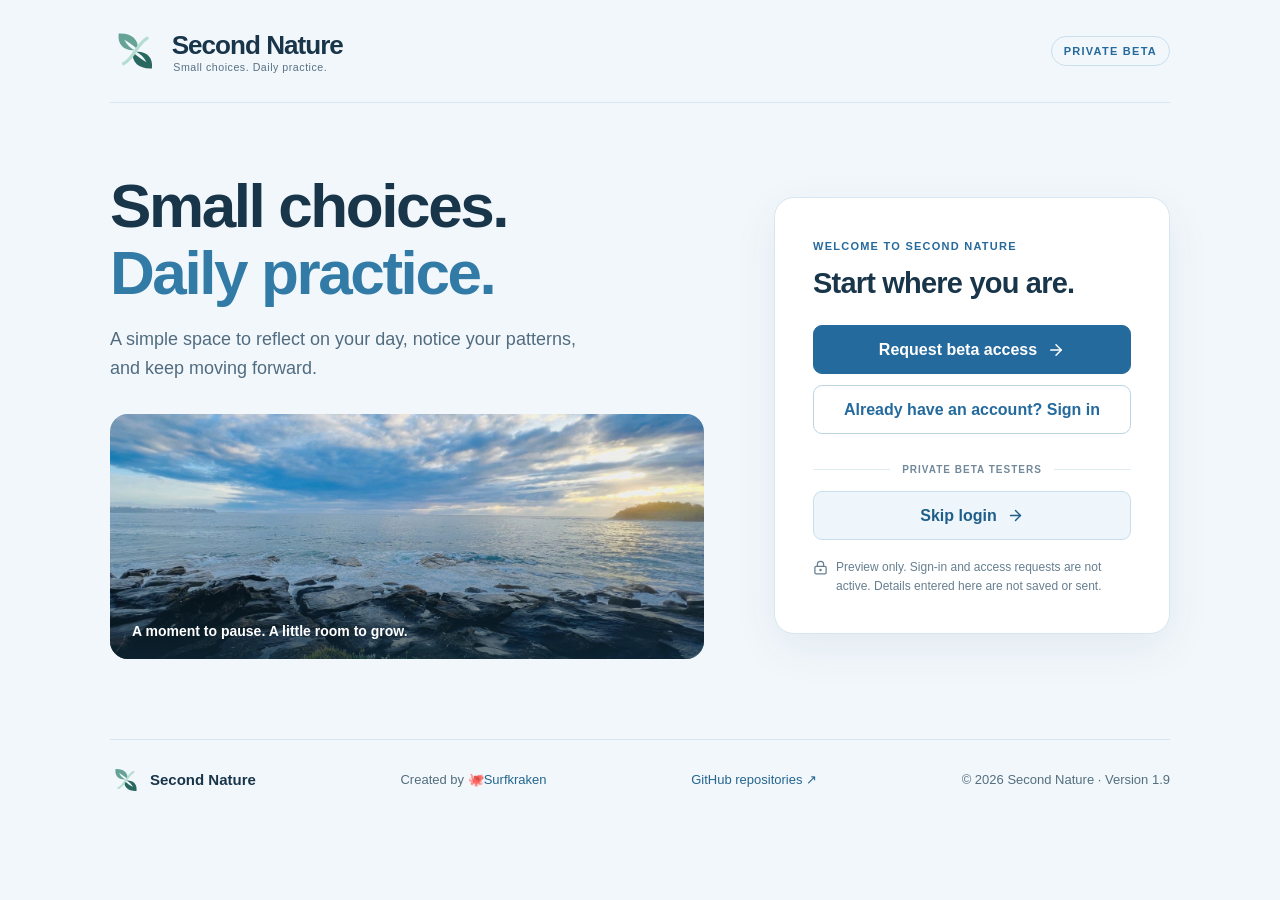
<file: recovery/index.html>
<!doctype html><html lang="en"><head><meta charset="UTF-8"><meta name="viewport" content="width=device-width,initial-scale=1,viewport-fit=cover"><meta name="robots" content="noindex,nofollow"><meta name="theme-color" content="#f2f7fb"><link rel="icon" type="image/svg+xml" href="/recovery/second-nature-mark.svg"><link rel="manifest" href="/recovery/manifest.webmanifest"><link rel="apple-touch-icon" href="/recovery/icon-192.png"><title>Second Nature</title>  <script type="module" crossorigin src="/recovery/assets/index-gate-v19.js"></script>
  <link rel="stylesheet" crossorigin href="/recovery/assets/index-DxgGrrxL.css">
</head><body><div id="root"></div></body></html>
</file>
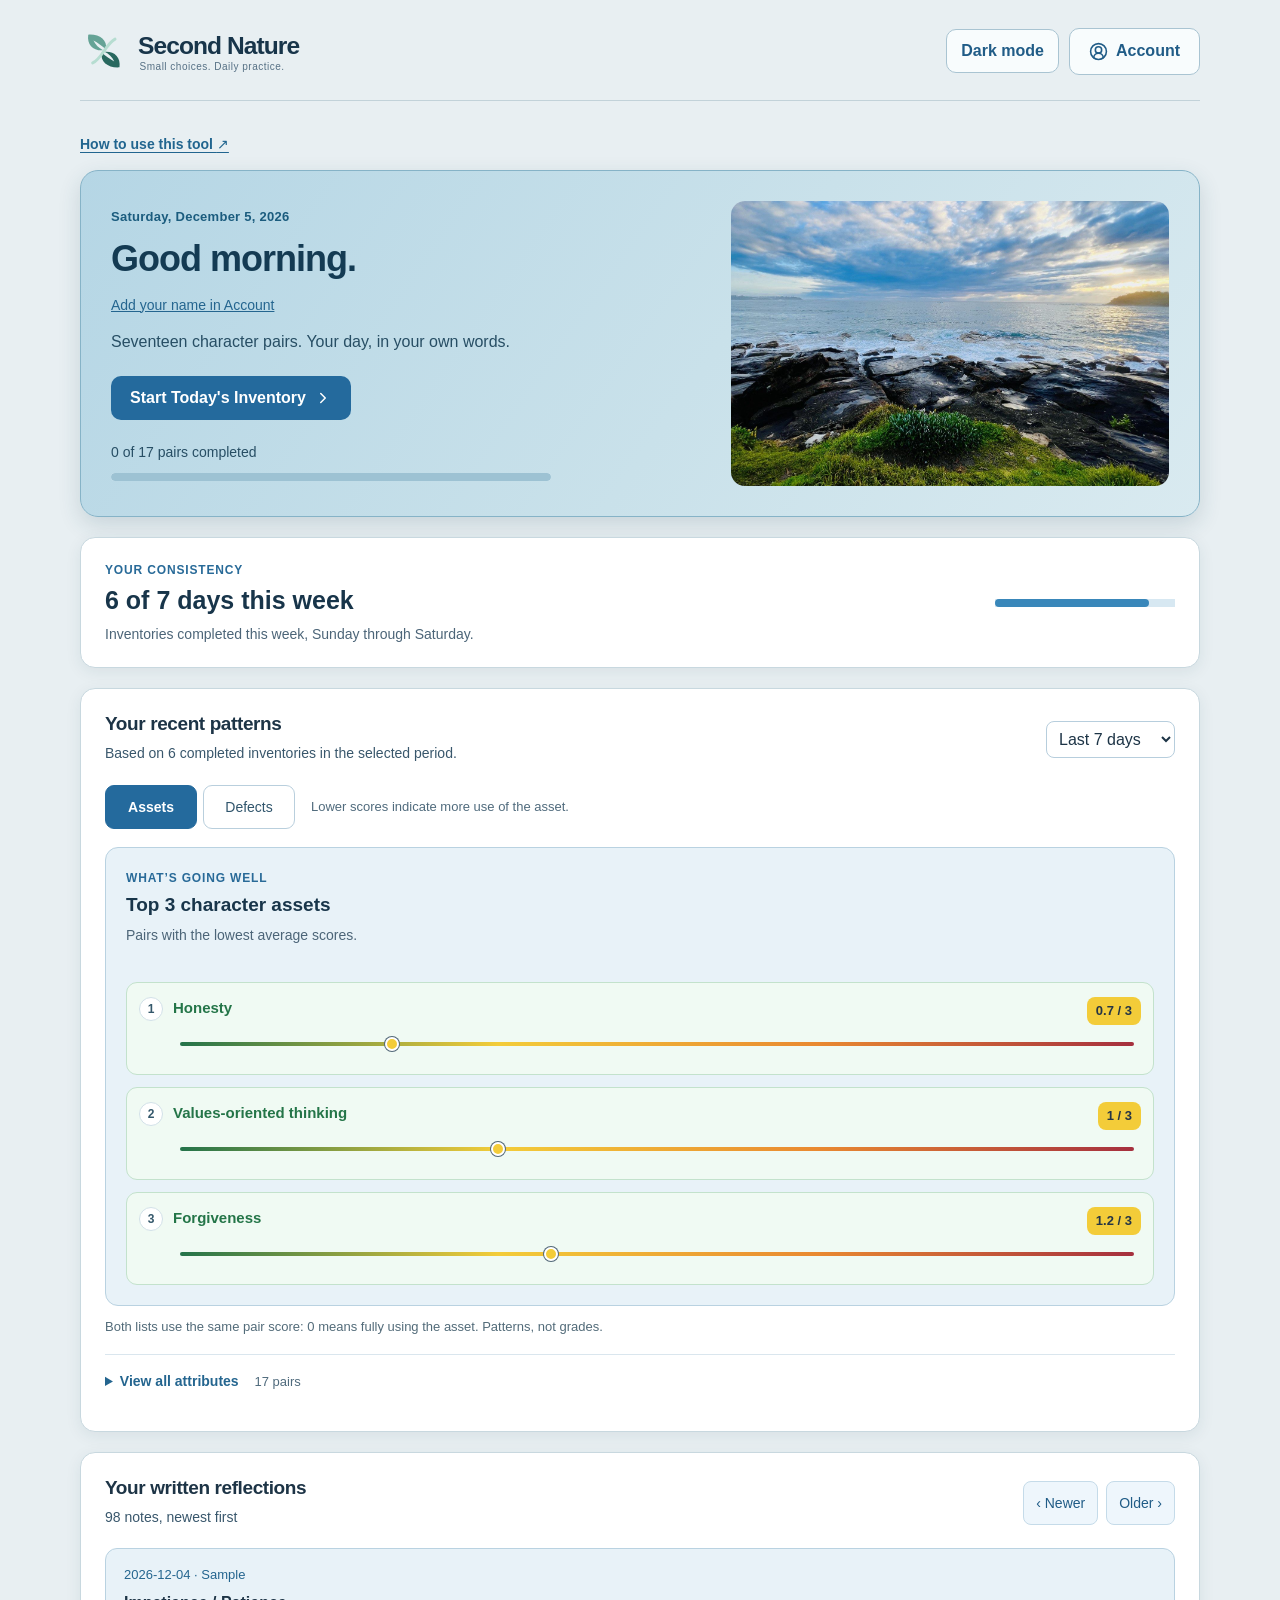
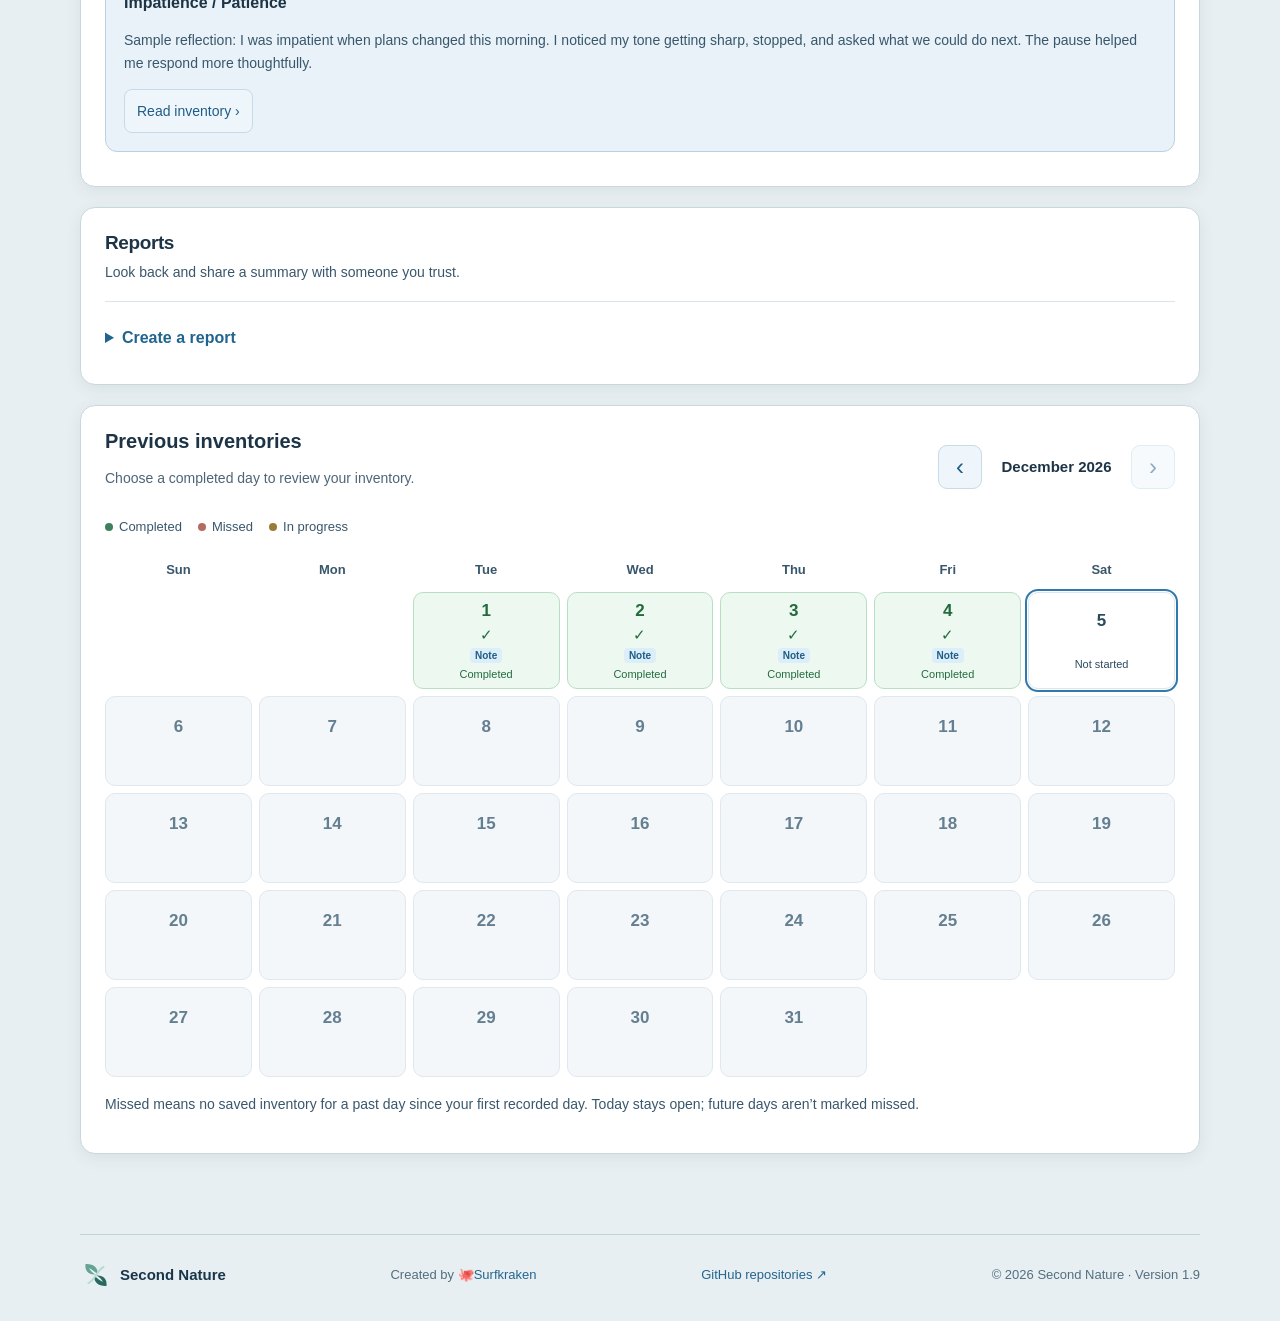
<file: recovery/app.html>
<!doctype html><html lang="en"><head><meta charset="UTF-8"><meta name="viewport" content="width=device-width,initial-scale=1,viewport-fit=cover"><meta name="robots" content="noindex,nofollow"><meta name="theme-color" content="#080B0C"><meta name="apple-mobile-web-app-capable" content="yes"><link rel="icon" type="image/svg+xml" href="/recovery/second-nature-mark.svg"><link rel="manifest" href="/recovery/manifest.webmanifest"><link rel="apple-touch-icon" href="/recovery/icon-192.png"><title>Second Nature</title>  <script type="module" crossorigin src="/recovery/assets/index-app-v19.js"></script>
  <link rel="stylesheet" crossorigin href="/recovery/assets/index-B0KdCuw6.css">
</head><body><div id="root"></div><script>if(location.hostname==='wakescout.app'&&location.pathname.startsWith('/recovery/')){const beacon=document.createElement('script');beacon.type='module';beacon.src='https://static.cloudflareinsights.com/beacon.min.js';beacon.setAttribute('data-cf-beacon',JSON.stringify({token:'8b226b0ad3a34db19de952aeca597807'}));document.body.appendChild(beacon)}</script></body></html>
</file>
<file: recovery/assets/index-DxgGrrxL.css>
.gate-page{min-height:100vh;background:#f2f7fb;color:#18354a}.gate-wrap{max-width:1120px;margin:auto;padding:0 30px}.gate-header{min-height:92px;border-bottom:1px solid #d8e6ef;display:flex;align-items:center;justify-content:space-between;gap:20px;padding:20px 0}.gate-header img{width:340px;max-width:65%;height:auto}.gate-header span,.gate-card-label{font-size:11px;font-weight:800;letter-spacing:1.25px;color:#246a9d}.gate-header span{border:1px solid #c9dfec;border-radius:30px;padding:8px 12px;white-space:nowrap}.gate-main{display:grid;grid-template-columns:minmax(0,1.2fr) minmax(340px,.8fr);gap:70px;align-items:center;padding:70px 0 80px}.gate-story h1{font-size:clamp(43px,5vw,62px);line-height:1.08;letter-spacing:-2.4px;margin:0 0 18px;color:#18354a}.gate-story h1 em{font-style:normal;color:#337ba7}.gate-story>p{font-size:18px;line-height:1.65;color:#516c80;max-width:490px;margin:0 0 30px}.gate-photo{height:245px;overflow:hidden;border-radius:18px;position:relative;background:#b8d6e6}.gate-photo:after{content:"";position:absolute;inset:40% 0 0;background:linear-gradient(transparent,#102f43a8)}.gate-photo img{width:100%;height:100%;object-fit:cover;object-position:center 52%}.gate-photo-caption{position:absolute;z-index:1;bottom:20px;left:22px;color:#fff;font-size:14px;font-weight:600}.gate-card{background:#fff;border:1px solid #d7e7f1;border-radius:20px;padding:38px;box-shadow:0 14px 45px #204d6712}.gate-card h2{font-size:29px;letter-spacing:-.8px;line-height:1.2;margin:12px 0 24px}.gate-card>p:not(.gate-preview-note){font-size:15px;line-height:1.6;color:#577185;margin:0 0 25px}.gate-card button{font:inherit}.gate-primary,.gate-outline,.gate-skip{width:100%;min-height:49px;border-radius:9px;display:flex;align-items:center;justify-content:center;gap:10px;font-weight:700!important}.gate-primary{background:#246a9d;color:#fff;border:1px solid #246a9d}.gate-primary:hover{background:#19547f}.gate-outline{margin-top:11px;background:#fff;color:#246a9d;border:1px solid #bcd5e5}.gate-outline:hover,.gate-skip:hover{background:#f1f7fb}.gate-divider{display:flex;align-items:center;gap:12px;margin:30px 0 16px;color:#71899a;font-size:10px;letter-spacing:1px;font-weight:800;white-space:nowrap}.gate-divider:before,.gate-divider:after{content:"";height:1px;background:#e0ebf1;flex:1}.gate-skip{background:#eef6fb;color:#205e89;border:1px solid #c8dfed}.gate-card .gate-preview-note{display:flex;gap:8px;align-items:flex-start;color:#667f90;font-size:12px;line-height:1.55;margin:18px 0 0}.gate-preview-note svg{flex:none;margin-top:2px}.gate-back{display:flex;align-items:center;gap:6px;background:none;border:0;padding:0;color:#286a98;margin:0 0 24px;font-size:14px!important}.gate-card form{display:grid;gap:16px}.gate-card label{display:grid;gap:7px;font-size:13px;font-weight:700;color:#294c63}.gate-card input{width:100%;min-height:46px;padding:10px 12px;border:1px solid #bfd2df;border-radius:8px;font-size:15px}.gate-card button:focus-visible,.gate-card input:focus-visible{outline:3px solid #79b5da;outline-offset:2px}.gate-footer{border-top:1px solid #d8e6ef;padding:23px 0 30px;display:block;text-align:left;color:#6d8798;font-size:13px}.gate-footer span{padding:0 6px}@media(max-width:760px){.gate-wrap{padding:0 20px}.gate-main{grid-template-columns:1fr;gap:28px;padding:40px 0 50px}.gate-story h1{font-size:43px}.gate-story>p{font-size:16px;margin-bottom:22px}.gate-photo{height:180px}.gate-card{padding:28px}.gate-header{min-height:78px}.gate-header img{width:250px}}@media(max-width:390px){.gate-header img{width:210px}.gate-header span{font-size:9px}.gate-card{padding:23px}}:root{font-family:Inter,-apple-system,BlinkMacSystemFont,Segoe UI,sans-serif;color:#263b35;background:#f7f9f8;font-synthesis:none}*{box-sizing:border-box}body{margin:0}button,input,textarea,select{font:inherit}button{cursor:pointer}button:disabled{opacity:.4;cursor:not-allowed}.shell{max-width:940px;margin:auto;padding:0 20px}header{display:flex;align-items:center;justify-content:space-between;padding:26px 0 22px;border-bottom:1px solid #e4ebe8}.brand{display:flex;gap:11px;align-items:center}.brand strong{display:block;font-size:17px}.brand small{display:block;color:#80908a;font-size:12px;margin-top:3px}.mark{display:grid;place-items:center;background:#e0eee8;color:#386e5a;border-radius:11px;width:42px;height:42px}.demo{font-size:10px;letter-spacing:1px;background:#f4e9cf;color:#80652d;border-radius:20px;padding:8px 10px;font-weight:700}main{padding:25px 0 60px}.hero{padding:34px;background:#e6f0eb;border-radius:18px;margin-bottom:20px}.eyebrow{font-size:11px;letter-spacing:1.1px;color:#5e8574;font-weight:800}.hero h1{font-size:clamp(27px,5vw,39px);margin:13px 0 9px;letter-spacing:-1px}.hero p{color:#657d71;margin:0 0 25px}.primary,.secondary{display:inline-flex;align-items:center;justify-content:center;gap:8px;padding:13px 19px;border-radius:10px;border:0;font-weight:650}.primary{background:#306b54;color:#fff}.secondary{background:#e9efec;color:#345748}.stats{display:grid;grid-template-columns:1fr 1fr;gap:16px;margin-bottom:20px}.stat{border:1px solid #e2e9e5;border-radius:15px;padding:20px;background:#fff}.stat>small{display:flex;justify-content:space-between;color:#73867d;font-size:11px;letter-spacing:.5px;font-weight:750}.stat>small span{font-weight:400;letter-spacing:0}.stat>div{display:flex;align-items:baseline;justify-content:space-between;margin-top:17px}.stat label{color:#687e73;font-size:13px}.stat strong{font-size:25px;letter-spacing:-1px}.stat em{font-size:13px;font-style:normal;color:#8da097;font-weight:400}.panel{background:#fff;border:1px solid #e2e9e5;border-radius:15px;padding:24px;margin:20px 0}.section-title{display:flex;align-items:center;justify-content:space-between;gap:10px}.section-title h2{font-size:19px;letter-spacing:-.4px;margin:0}.section-title p,.muted{color:#82918a;font-size:13px}.section-title p{margin:7px 0 0}select{border:1px solid #dce6df;border-radius:8px;padding:8px;background:#fff;color:#3c5649}.legend{display:flex;gap:18px;margin:25px 0 15px;font-size:12px;color:#708579}.dot{display:inline-block;width:9px;height:9px;border-radius:50%;margin-right:6px}.defect{background:#bb877e}.asset{background:#6aab8a}.attribute-list{display:grid;grid-template-columns:1fr 1fr;gap:19px 25px}.attribute-label{display:flex;justify-content:space-between;gap:10px;font-size:12px;margin-bottom:7px}.attribute-label small{color:#85988d;white-space:nowrap}.barpair{display:flex;gap:5px}.bar{height:7px;flex:1;background:#edf2ef;border-radius:10px;overflow:hidden}.fill{display:block;height:100%;border-radius:10px}.search{display:flex;align-items:center;gap:9px;padding:11px 13px;border:1px solid #e0e9e4;border-radius:10px;margin:20px 0 8px;color:#82918a}.search input{border:0;outline:0;flex:1;min-width:0}.history-row{display:flex;align-items:center;text-align:left;gap:12px;background:#fff;border:0;border-bottom:1px solid #edf1ef;width:100%;padding:14px 3px;color:#647c6f}.history-row span{flex:1}.history-row strong,.history-row small{display:block}.history-row strong{color:#344e40;font-size:13px}.history-row small{margin-top:5px;color:#86978d;font-size:12px}.wizard{max-width:620px;margin:auto}.back{display:flex;align-items:center;gap:4px;background:transparent;border:0;color:#62806e;margin-bottom:28px;padding:0}.progress-top{display:flex;justify-content:space-between;font-size:11px;letter-spacing:.7px;font-weight:750;color:#7b9083}.track{background:#e5eee9;border-radius:20px;height:7px;margin:11px 0 29px;overflow:hidden}.track div{height:100%;background:#568b6e}.wizard h1{font-size:30px;letter-spacing:-1px}.wizard h1 span{color:#91a89b}.question{border:1px solid #e2e9e5;background:#fff;border-radius:15px;padding:23px;margin:18px 0}.question h2{font-size:17px;margin:0}.question p{color:#6e8377;font-size:14px;line-height:1.5}.question small{display:block;color:#71867b;margin-top:12px}.rating{display:grid;grid-template-columns:repeat(6,1fr);gap:8px;margin-top:20px}.rating button{height:47px;background:#f5f8f6;border:1px solid #e0e8e2;border-radius:9px;font-weight:700;color:#5a7263}.rating .defect-active{background:#f0d9d4;border-color:#b77f74;color:#77463c}.rating .asset-active{background:#d9eee2;border-color:#6eaa88;color:#286b49}.question textarea{width:100%;padding:12px;border:1px solid #dce5df;border-radius:9px;resize:vertical;margin-top:13px;outline-color:#6caa88}.wizard-actions{display:flex;justify-content:space-between;gap:10px;margin-top:25px}.warning{font-size:12px;color:#8b704c;line-height:1.6;margin-top:22px}.summary{max-width:650px;margin:0 auto}.summary h1{margin-bottom:0}.success{color:#568b6e}.summary>.stats{margin-top:25px}.summary-list{margin:25px 0}.summary-list>div{border-bottom:1px solid #e8eeea;padding:12px 0;display:flex;justify-content:space-between;flex-wrap:wrap;gap:8px;font-size:13px}.summary-list p{width:100%;color:#728579;margin:0}footer{display:flex;align-items:center;justify-content:center;gap:8px;padding:20px 0 35px;color:#9baa9f;font-size:11px;text-align:center}@media(max-width:650px){.shell{padding:0 14px}.hero{padding:24px}.stats{gap:10px}.stat{padding:15px}.stat>div{display:block}.stat strong{display:block;margin-top:3px}.attribute-list{grid-template-columns:1fr}.panel,.question{padding:17px}.wizard h1{font-size:26px}.rating{gap:5px}.rating button{height:44px}}fieldset{border:0;margin:0;padding:0}legend{font-size:1.15rem;font-weight:600}button,input,select,textarea{font:inherit}button{min-height:44px;cursor:pointer}button:disabled{opacity:.5;cursor:not-allowed}button:focus-visible,input:focus-visible,textarea:focus-visible,select:focus-visible{outline:3px solid #24669a;outline-offset:3px}input:not([type=checkbox]),textarea{display:block;width:100%;box-sizing:border-box;padding:13px;border:1px solid #bacdcd;border-radius:10px;margin:10px 0}input[type=checkbox]{width:22px;height:22px;vertical-align:middle}progress{width:100%;accent-color:#285e61}pre{white-space:pre-wrap;overflow-wrap:anywhere;background:#f2f6f5;padding:18px;border-radius:12px;font-size:.9rem}.notice{background:#fff4dc;border:1px solid #d8bd7e;border-radius:12px;padding:16px;margin:16px 0;overflow-wrap:anywhere}.actions{display:flex;gap:12px;flex-wrap:wrap;margin:18px 0}.actions button,.panel>button:not(.primary),.notice button{padding:10px 18px;border:1px solid #bccdcc;border-radius:10px;background:#f7faf9;color:#244c50}.login{max-width:680px;margin:32px auto}.login h1{font-size:clamp(2rem,5vw,3.1rem);line-height:1.15;letter-spacing:-.04em}.login-note{display:flex;gap:16px;align-items:center;background:#f2f7f5;padding:12px 20px;border-radius:14px;margin:28px 0}.login-note svg{flex-shrink:0}.danger{background:#8b3434!important;color:#fff!important;margin-top:14px}.summary-list>div{overflow-wrap:anywhere}.summary-list p{width:100%}.attribute-label{gap:15px}.attribute-label small{text-align:right;flex-shrink:0}.share-preview{margin-top:28px;border-top:1px solid #d9e4e2;padding-top:20px}footer{line-height:1.6}textarea{resize:vertical;scroll-margin-bottom:120px}main{min-height:65vh}@media(max-width:480px){.shell{padding:0 16px}.panel,.wizard{padding:22px 16px}.section-title{flex-wrap:wrap}.attribute-label{display:block}.attribute-label small{display:block;text-align:left;margin-top:4px}.rating{gap:5px}.rating button{min-width:0;flex:1;padding:8px}.stats{grid-template-columns:1fr}.wizard-actions{gap:8px}.wizard-actions button{padding:12px}.brand small{font-size:11px}header{gap:8px}.summary-list>div{display:block}.summary-list strong{display:block;margin-top:6px}}.muted,.section-title p,.brand small,.stat>small,.stat label,.attribute-label small,.history-row small,.question small,.question p,.summary-list p,footer{color:#536b60}.eyebrow{color:#426c59}.hero p{color:#4f6e5e}.defect{background:#5282a4}.asset{background:#478064}.rating .defect-active{background:#dbeaf4;border-color:#5282a4;color:#244c68}.attribute{margin:18px 0}.legend{color:#4e6b60}footer{font-size:12px}.wizard h1,.attribute-label span{overflow-wrap:anywhere}.inventory-page{max-width:900px;margin:0 auto}.inventory-intro{max-width:660px;margin:12px 0 28px}.inventory-intro h1{font-size:clamp(28px,5vw,38px);letter-spacing:-1px;margin:12px 0}.inventory-intro p{line-height:1.6}.inventory-status{position:sticky;top:0;z-index:5;padding:16px 20px;background:#f7f9f8f5;-webkit-backdrop-filter:blur(12px);backdrop-filter:blur(12px);border:1px solid #dbe5e0;border-radius:12px;margin-bottom:24px}.inventory-status>div{display:flex;justify-content:space-between;gap:12px;font-size:13px;font-weight:600}.inventory-status progress{display:block;height:8px;margin-top:12px}.jump-button{border:0;background:transparent;color:#315f72;text-decoration:underline;font-size:12px;padding:6px 0;min-height:32px}.pair-card{background:#fff;border:1px solid #dce6e1;border-radius:16px;padding:22px;margin-bottom:20px;scroll-margin-top:160px}.pair-heading{display:flex;align-items:center;gap:12px;margin-bottom:18px}.pair-heading h2{font-size:18px;line-height:1.35;margin:0;flex:1}.pair-heading h2 span{color:#78958a}.pair-number{font-size:12px;color:#49685a;background:#edf3ef;padding:9px;border-radius:8px}.pair-state{font-size:11px;color:#536b60}.pair-questions{display:grid;grid-template-columns:1fr 1fr;gap:16px}.pair-questions .question{margin:0;padding:20px;border-radius:12px;min-width:0}.question h3{font-size:16px;line-height:1.45;margin:0 0 12px;overflow-wrap:anywhere}.defect-question{background:#f5f9fc;border-color:#d4e1eb}.asset-question{background:#f4f9f5;border-color:#d4e3d9}.pair-questions .question p{font-size:13px;min-height:40px;margin:0 0 14px}.pair-questions .rating{margin-top:12px;gap:5px}.pair-questions .rating button{min-width:0;padding:0}.pair-questions small{min-height:32px;font-size:12px;line-height:1.4}.pair-reflection{margin-top:16px}.pair-reflection summary{cursor:pointer;min-height:44px;align-content:center;color:#345b49;font-size:13px}.pair-reflection summary span{color:#586f63;font-size:12px;margin-left:8px}.pair-reflection label{display:block;margin-top:12px;font-size:13px}.inventory-finish{position:sticky;bottom:0;z-index:5;background:#f7f9f8f5;-webkit-backdrop-filter:blur(12px);backdrop-filter:blur(12px);border-top:1px solid #d6e2da;padding:16px 0 max(16px,env(safe-area-inset-bottom));display:flex;align-items:center;justify-content:space-between;gap:16px}.inventory-finish p{font-size:13px;color:#4b6759}.inventory-finish button{flex-shrink:0}@media(max-width:650px){.pair-questions{grid-template-columns:1fr;gap:12px}.pair-card{padding:16px;margin-bottom:16px}.pair-heading{gap:9px;align-items:flex-start}.pair-heading h2{font-size:16px}.pair-state{display:none}.pair-questions .question{padding:16px}.pair-questions .question p{min-height:0}.pair-questions small{min-height:17px}.inventory-status{padding:12px 14px}.inventory-finish{align-items:stretch;flex-direction:column;gap:8px}.inventory-finish p{margin:0}.inventory-finish button{width:100%}.inventory-intro p{font-size:14px}}.rating{grid-template-columns:repeat(4,minmax(0,1fr))}.defect-definition{margin:-4px 0 18px;color:#4f685b;font-size:13px;line-height:1.55;max-width:720px}.score-key{font-size:13px;color:#375f4c}.compact-insights{display:grid;grid-template-columns:1fr 1fr;column-gap:28px}.compact-insights .attribute{margin:0;padding:10px 0;border-bottom:1px solid #edf1ef}.compact-insights .attribute-label{font-size:12px;margin-bottom:5px}.compact-insights .barpair{gap:4px}.compact-insights .bar{height:4px}.compact-insights .attribute-label small{font-size:11px}.compact-insights .attribute-label span{line-height:1.3}@media(max-width:650px){.compact-insights{grid-template-columns:1fr}.compact-insights .attribute-label{display:flex;align-items:center;gap:12px}.compact-insights .attribute-label small{margin:0;white-space:nowrap}.compact-insights .attribute{padding:8px 0}.compact-insights .attribute-label span{max-width:72%}}.insight-cards{display:grid;grid-template-columns:repeat(2,minmax(0,1fr));gap:14px;margin-top:18px}.insight-card{border:1px solid #dfe5e1;border-radius:14px;background:#fff;overflow:hidden;min-width:0}.insight-row{padding:15px 18px}.insight-row+.insight-row{border-top:1px solid #e4eae6}.insight-defect{--insight-color:#b34545;--insight-track:#e9bcbc;background:snow}.insight-asset{--insight-color:#287247;--insight-track:#b5d7c2;background:#f8fcf9}.insight-label{display:flex;align-items:center;justify-content:space-between;gap:12px}.insight-kind{font-size:10px;letter-spacing:.06em;text-transform:uppercase;color:var(--insight-color);font-weight:600}.insight-label h3{font-size:14px;line-height:1.35;color:var(--insight-color);margin:3px 0 0;overflow-wrap:anywhere}.insight-value{white-space:nowrap;font-size:12px;font-variant-numeric:tabular-nums;color:var(--insight-color);font-weight:600}.insight-continuum{padding:0 6px;margin-top:14px}.continuum-line{position:relative;height:3px;background:var(--insight-track);border-radius:3px}.continuum-tick{position:absolute;top:-2px;width:1px;height:7px;background:var(--insight-color);opacity:.6;transform:translate(-50%)}.continuum-dot{position:absolute;top:50%;width:12px;height:12px;border:2px solid white;border-radius:50%;background:var(--insight-color);box-shadow:0 0 0 1px var(--insight-color);transform:translate(-50%,-50%)}.continuum-labels{display:flex;justify-content:space-between;margin-top:7px;color:#58675f;font-size:10px;font-variant-numeric:tabular-nums}@media(max-width:600px){.insight-cards{grid-template-columns:1fr;gap:12px}.insight-row{padding:13px 16px}.insight-label h3{font-size:14px}}.profile-form{padding:20px;background:#f6faf7;border:1px solid #dce7df;border-radius:14px;margin:24px 0}.profile-form h2{margin-top:0}.profile-fields{display:grid;grid-template-columns:1fr 1fr;gap:16px}.profile-fields label{font-size:14px}.profile-prompt{border:0;background:transparent;color:#285e46;text-decoration:underline;padding:0 0 12px;font-size:13px}.profile-form p{font-size:14px;line-height:1.5}@media(max-width:600px){.profile-fields{grid-template-columns:1fr;gap:0}}.second-nature-brand{max-width:calc(100% - 90px)}.second-nature-brand img{width:320px;max-width:100%;height:auto;display:block}header{padding-top:22px;padding-bottom:20px}.hero{background:linear-gradient(115deg,#edf3ef,#e4f0ed)}.hero h1,.inventory-intro h1{color:#16313e}.primary{background:#28685f}.primary:hover{background:#1f544e}@media(max-width:480px){.second-nature-brand img{width:260px}header{padding-top:16px;padding-bottom:16px}.second-nature-brand{max-width:calc(100% - 82px)}}.consistency-card{display:flex;justify-content:space-between;align-items:center;gap:20px;background:#fff;border:1px solid #dfe8e2;border-radius:15px;padding:22px 24px;margin:20px 0}.consistency-card h2{margin:8px 0;font-size:25px;color:#16313e}.consistency-card p{font-size:13px;color:#536b60;margin:0;line-height:1.5}.week-days{display:flex;gap:6px}.week-days span{display:grid;place-items:center;width:28px;height:28px;border-radius:50%;background:#f2f5f3;color:#7c8d84;font-size:11px}.week-days .elapsed-day{background:#e1eee7;color:#285e46}.pattern-overview{display:grid;grid-template-columns:1fr 1fr;gap:18px;margin-top:24px}.strengths-panel,.focus-panel{padding:20px;border:1px solid #dce7e0;border-radius:13px;min-width:0}.strengths-panel{background:#f6faf7}.pattern-overview h3{font-size:19px;color:#193d39;margin:8px 0 18px}.pattern-overview p{font-size:13px;color:#536b60;line-height:1.5}.strength-names>div{display:flex;align-items:center;justify-content:space-between;gap:12px;padding:14px 0;border-bottom:1px solid #dce8df;color:#286b49}.strength-names span{font-size:17px;font-weight:600}.strength-names strong{font-size:13px;white-space:nowrap}.focus-item{border-radius:10px;padding:14px;margin-top:12px}.focus-caption{font-size:10px;text-transform:uppercase;letter-spacing:.05em;color:var(--insight-color);font-weight:600}.focus-name{display:flex;justify-content:space-between;gap:14px;margin:6px 0;color:var(--insight-color);font-size:14px}.focus-name>span{white-space:nowrap;font-size:12px}.focus-item p{font-size:12px;margin:6px 0 12px}.focus-scale{height:3px;background:var(--insight-track);position:relative;margin:4px 6px 8px}.pattern-note{font-size:11px!important;margin-bottom:0}.all-attributes{margin-top:20px;border-top:1px solid #e0e8e2}.all-attributes>summary{min-height:52px;align-content:center;cursor:pointer;font-weight:600;color:#285e51;font-size:14px}.all-attributes>summary span{font-size:12px;color:#5c7065;font-weight:400;margin-left:12px}@media(max-width:650px){.consistency-card{padding:18px;align-items:flex-start;flex-direction:column;gap:14px}.pattern-overview{grid-template-columns:1fr;gap:14px}.strengths-panel,.focus-panel{padding:17px}.section-title select{min-height:44px}.all-attributes>summary span{display:block;margin:4px 0 0 16px}}.consistency-progress{max-width:180px;flex-shrink:0;height:8px}@media(max-width:650px){.consistency-progress{max-width:none}}.calendar-heading{display:flex;align-items:center;justify-content:space-between;gap:20px;flex-wrap:wrap}.calendar-heading h2{margin:0;font-size:20px}.calendar-heading p,.calendar-help{font-size:12px;color:#536b60;line-height:1.5}.calendar-nav{display:flex;align-items:center;gap:12px}.calendar-nav h3{font-size:15px;min-width:125px;text-align:center}.calendar-nav button{border:1px solid #dce5df;background:#fff;border-radius:9px;width:44px;font-size:24px;color:#285e51}.calendar-legend{display:flex;flex-wrap:wrap;gap:16px;margin:15px 0 20px;font-size:11px;color:#526b5e}.calendar-key:before{content:"";display:inline-block;width:8px;height:8px;border-radius:50%;margin-right:6px}.complete-key:before{background:#3d8060}.missed-key:before{background:#b56b62}.progress-key:before{background:#9a7c38}.inventory-calendar{display:grid;grid-template-columns:repeat(7,minmax(0,1fr));gap:7px}.calendar-weekday{text-align:center;font-size:11px;font-weight:600;color:#52695d;padding:8px 0}.calendar-day{display:flex;flex-direction:column;align-items:center;justify-content:center;gap:5px;min-height:90px;border:1px solid #e0e7e2;border-radius:10px;background:#fff;color:#344e41;padding:8px 3px}.calendar-day:disabled{opacity:1;cursor:default}.calendar-day-number{font-size:16px;font-weight:600}.calendar-day-status{font-size:10px}.calendar-day-symbol{font-size:15px;height:17px;line-height:17px}.calendar-completed{background:#edf7ef;border-color:#bcdbca;color:#23613e}.calendar-missed{background:#fcf1ef;border-color:#efd6d1;color:#9c5149}.calendar-in-progress{background:#fff8e8;border-color:#e9d5a5;color:#846824}.calendar-future,.calendar-no-record{background:#f6f8f7;color:#8a9890}.calendar-today{outline:2px solid #285e61;outline-offset:1px}.calendar-help{margin-top:16px}.calendar-search{margin-top:18px;border-top:1px solid #e2e8e4;padding-top:12px}.calendar-search>summary{font-size:13px;color:#285e51;cursor:pointer;min-height:44px;align-content:center}.inventory-dialog{border:1px solid #d8e4dc;border-radius:18px;padding:24px;width:min(620px,calc(100% - 24px));max-height:85dvh;overflow:auto;color:#263b35;box-shadow:0 24px 100px #12362b40}.inventory-dialog::backdrop{background:#17372d80}.dialog-heading{display:flex;justify-content:space-between;align-items:flex-start;gap:16px}.dialog-heading h2{margin:8px 0}.dialog-heading button{border:0;background:#eef4f0;border-radius:50%;width:44px;font-size:24px;color:#315c48}.inventory-dialog>p{font-size:13px;line-height:1.5}.dialog-responses section{border-top:1px solid #e2e9e4;padding:14px 0}.dialog-responses section>div{display:flex;justify-content:space-between;gap:15px;font-size:13px;margin:5px 0}.dialog-responses section>div:first-child{color:#a44848}.dialog-responses section>div:nth-child(2){color:#286b49}.dialog-responses strong{white-space:nowrap}.dialog-responses p{white-space:pre-wrap;overflow-wrap:anywhere;font-size:13px;line-height:1.5}.inventory-dialog>.primary{margin-top:15px}@media(max-width:600px){.inventory-calendar{gap:4px}.calendar-day{min-height:72px;border-radius:7px}.calendar-day-number{font-size:14px}.calendar-day-status{font-size:8px;letter-spacing:-.2px}.calendar-day-symbol{font-size:13px;height:14px}.calendar-heading{gap:8px}.calendar-nav{width:100%;justify-content:space-between}.calendar-legend{gap:12px}.inventory-dialog{padding:18px}}:root{color-scheme:dark;background:#080b0c;color:#e3ede8}body{background:#080b0c}header{border-color:#273431}.panel,.stat,.consistency-card,.pair-card,.insight-card,.inventory-dialog{background:#111819;border-color:#2a3935;color:#e3ede8}.hero{background:linear-gradient(125deg,#132523,#10191c);border:1px solid #304b43}.hero h1,.inventory-intro h1,.consistency-card h2,.pattern-overview h3,.history-row strong{color:#edf6f2}.hero p,.muted,.section-title p,.stat>small,.stat label,.attribute-label small,.history-row small,.question small,.question p,.summary-list p,footer,.calendar-help,.calendar-heading p,.pattern-overview p,.consistency-card p,.defect-definition,.inventory-intro p,.inventory-finish p,.calendar-legend,.calendar-weekday{color:#a7bdb3}.eyebrow,.score-key{color:#8ec8b4}.primary{background:#82c5ae;color:#10271f}.primary:hover{background:#a0d9c3}.secondary,.actions button,.panel>button:not(.primary),.notice button,.calendar-nav button,.dialog-heading button{background:#1d302c;color:#cce6db;border-color:#365047}input:not([type=checkbox]),textarea,select{background:#0c1314;color:#e5f1eb;border-color:#3b5149}input::placeholder,textarea::placeholder{color:#8ea398}.profile-form,.strengths-panel{background:#13231d;border-color:#304a3d}.profile-form p,.profile-prompt{color:#add5c3}.focus-panel{background:#141c1d;border-color:#31433b}.insight-defect,.defect-question{--insight-color:#f19b9b;--insight-track:#673d42;background:#271b20;border-color:#563c44}.insight-asset,.asset-question{--insight-color:#97d7ac;--insight-track:#365f48;background:#17271e;border-color:#36533e}.question h3{color:#edf4ef}.rating button{background:#111a1a;color:#bbcec3;border-color:#3a4c45}.rating .defect-active{background:#75414b;color:#ffe7ea;border-color:#ec99aa}.rating .asset-active{background:#2e6045;color:#dfffea;border-color:#8cd5a5}.continuum-dot{border-color:#17211e}.continuum-labels,.insight-kind,.insight-value{color:var(--insight-color)}.strength-names>div{color:#a6ddbb;border-color:#314a3b}.pair-number,.dialog-heading button{background:#253d32;color:#b7dac9}.pair-state,.pair-reflection summary,.pair-reflection summary span,.legend,.all-attributes>summary,.all-attributes>summary span,.calendar-search>summary{color:#a7cbbb}.pair-reflection small{color:#9cb3a6}.inventory-status,.inventory-finish{background:#0e1816f5;border-color:#31443b;color:#d8e8df}.jump-button,.back{color:#a4d4c3}.all-attributes,.calendar-search,.dialog-responses section,.summary-list>div{border-color:#2a3a32}.calendar-day{background:#141e1c;border-color:#2c3c34;color:#dcebe1}.calendar-completed{background:#173326;border-color:#315a41;color:#a1dfb6}.calendar-missed{background:#322025;border-color:#634047;color:#e9a5ad}.calendar-in-progress{background:#302b1b;border-color:#625631;color:#e4d197}.calendar-future,.calendar-no-record{background:#101615;border-color:#222e28;color:#647a6c}.calendar-today{outline-color:#91cfb6}.history-row{background:#111819;border-color:#2b3931;color:#b0cbbb}.notice{background:#302b19;color:#e5d8b0;border-color:#6c5e32}.dialog-responses section>div:first-child{color:#f0a5a5}.dialog-responses section>div:nth-child(2){color:#a0d9b1}.inventory-dialog::backdrop{background:#000b}.calendar-note-badge{border-radius:4px;padding:2px 5px;background:#35534b;color:#d4f1e7;font-size:9px;font-weight:600}.reflection-previews{display:grid;grid-template-columns:repeat(3,minmax(0,1fr));gap:14px;margin-top:20px}.reflection-preview{display:block;text-align:left;background:#182522;border:1px solid #365148;border-radius:12px;padding:18px;color:#e3ede8;min-width:0}.reflection-date{font-size:11px;color:#a4c6b8;display:block;margin-bottom:10px}.reflection-preview strong{font-size:14px;line-height:1.4;display:block}.reflection-preview p{font-size:13px;line-height:1.65;color:#b9cdc3;display:-webkit-box;-webkit-line-clamp:4;-webkit-box-orient:vertical;overflow:hidden;white-space:pre-wrap}.reflection-open{font-size:12px;color:#9fd8c0}.saved-reflection{background:#1d302a;border-left:3px solid #85c1a6;border-radius:6px;padding:12px 15px;margin-top:12px}.saved-reflection>span{font-size:10px;text-transform:uppercase;letter-spacing:.06em;color:#a6d6bf}.saved-reflection p{margin-bottom:0;color:#deeee4;white-space:pre-wrap}.summary-list p{background:#1b2c25;padding:12px;border-left:3px solid #79b79a;border-radius:6px}@media(max-width:650px){.reflection-previews{grid-template-columns:1fr}.reflection-preview p{-webkit-line-clamp:3}}:root{color:#f0f5f2;background:#080b0c}.panel,.stat,.consistency-card,.pair-card,.inventory-dialog{background:#182122;border-color:#465650}.hero{background:linear-gradient(115deg,#1c322e,#19272c);border-color:#49675c}.hero h1,.inventory-intro h1,.consistency-card h2,.pattern-overview h3,.question h3{color:#f7faf8}.hero p,.muted,.section-title p,.stat>small,.stat label,.attribute-label small,.history-row small,.question small,.question p,.summary-list p,footer,.calendar-help,.calendar-heading p,.pattern-overview p,.consistency-card p,.defect-definition,.inventory-intro p,.inventory-finish p,.calendar-legend,.calendar-weekday{color:#c7d5ce}.section-title p,.muted,.calendar-heading p,.calendar-help,.consistency-card p,.pattern-overview p,.question p,.question small,.defect-definition{font-size:14px;line-height:1.6}.eyebrow{color:#b1e1cd;font-size:12px;letter-spacing:.07em}.insight-defect,.defect-question{--insight-color:#ffb5ba;--insight-track:#b77680;background:#302229;border-color:#78535e}.insight-asset,.asset-question{--insight-color:#b3efc5;--insight-track:#75ac88;background:#1d3227;border-color:#4e795d}.insight-label h3{font-size:16px;color:var(--insight-color);font-weight:650}.insight-kind{font-size:12px;letter-spacing:.04em;color:var(--insight-color)}.insight-value{font-size:14px;color:var(--insight-color)}.insight-row{padding:18px 20px}.insight-row+.insight-row{border-color:#536158}.insight-card{border-color:#4a5b51}.continuum-labels{font-size:12px;color:#e2eae4}.continuum-line,.focus-scale{height:4px}.continuum-tick{opacity:1}.continuum-dot{width:14px;height:14px}.strengths-panel{background:#20332a;border-color:#4e6e5b}.focus-panel{background:#1d2829;border-color:#4e6158}.strength-names>div{color:#c0f3cf;border-color:#52715d}.strength-names strong{font-size:15px}.strength-names span{font-size:18px}.focus-caption{font-size:12px;color:var(--insight-color)}.focus-name{font-size:16px}.focus-name>span{font-size:14px}.focus-item p,.pattern-note{font-size:13px!important;color:#d0ddd5}.all-attributes>summary,.calendar-search>summary,.pair-reflection summary,.jump-button,.back,.profile-prompt{font-size:14px;color:#b8ead3}.all-attributes>summary span,.pair-reflection summary span{font-size:13px;color:#c5d7cd}.inventory-status,.inventory-finish{background:#15221ff7;border-color:#50645a;color:#e8f3ec}.inventory-status>div{font-size:14px}.pair-state{color:#c6d9ce;font-size:12px}.pair-number{background:#334d40;color:#e0f4e8;font-size:13px}.rating button{background:#182621;color:#f1f7f3;border-color:#657a6d;font-size:17px}.rating .defect-active{background:#a15365;color:#fff;border-color:#ffc0cd}.rating .asset-active{background:#3e7955;color:#fff;border-color:#c0f6cf}.calendar-completed{background:#224331;border-color:#5b9270;color:#caf5d8}.calendar-missed{background:#452c34;border-color:#a46f7a;color:#ffc3cc}.calendar-in-progress{background:#423a24;border-color:#a28d52;color:#ffe7a1}.calendar-future,.calendar-no-record{background:#131b18;border-color:#37463d;color:#a0b2a6}.calendar-day-status{font-size:11px}.calendar-day-number{font-size:17px}.calendar-weekday{font-size:13px}.calendar-note-badge{background:#436e5e;color:#f2fff9;font-size:10px}.calendar-legend{font-size:13px}.reflection-preview{background:#20322d;border-color:#5a7a6c}.reflection-preview strong{font-size:16px}.reflection-preview p{color:#e0eae4;font-size:14px}.reflection-date,.reflection-open{font-size:13px;color:#b4e8cf}.saved-reflection{background:#294138;border-left-color:#b4e4cb}.saved-reflection>span{font-size:12px;color:#c1efd7}.saved-reflection p{font-size:14px;color:#f0f7f3}.profile-form{background:#203029;border-color:#526b5c}.profile-form p{color:#d0e0d6}input:not([type=checkbox]),textarea,select{background:#101a16;border-color:#63796b;color:#f2f7f4}input::placeholder,textarea::placeholder{color:#b8c9be}.calendar-nav button,.secondary,.actions button{background:#304a40;color:#edf8f1;border-color:#627f6f}.dialog-responses section>div{font-size:14px}.dialog-responses section>div:first-child{color:#ffb7be}.dialog-responses section>div:nth-child(2){color:#b6edc6}.summary-list{font-size:14px}.summary-list p{color:#eff8f1}.calendar-help{line-height:1.6}.consistency-progress::-webkit-progress-bar{background:#42564b;border-radius:8px}.consistency-progress::-webkit-progress-value{background:#b0e3c8;border-radius:8px}@media(max-width:600px){.insight-label h3{font-size:16px}.insight-row{padding:16px}.calendar-day-status{font-size:9px}.calendar-day-number{font-size:16px}.focus-name{font-size:15px}.reflection-preview p,.question p{font-size:14px}.calendar-day{min-height:83px}}.hero .today-progress{margin-top:22px;max-width:440px}.hero .today-progress p{margin:0 0 10px;font-size:14px;color:#d4e6da;line-height:1.5}.today-progress-bar{display:block;width:100%;height:8px;appearance:none;-webkit-appearance:none;border:0;border-radius:20px;overflow:hidden;background:#40594f;color:#9bd8bd}.today-progress-bar::-webkit-progress-bar{background:#40594f;border-radius:20px}.today-progress-bar::-webkit-progress-value{background:#9bd8bd;border-radius:20px}.today-progress-bar::-moz-progress-bar{background:#9bd8bd;border-radius:20px}.today-date{letter-spacing:.02em;text-transform:none;font-size:13px}.ranking-controls{display:flex;align-items:center;gap:6px;flex-wrap:wrap;margin-top:20px}.ranking-controls button{min-width:92px;background:#111b17;border:1px solid #4a6255;color:#d4e7db;border-radius:9px;padding:10px 18px;font-size:14px}.ranking-controls button[aria-pressed=true]{background:#a8dcc1;border-color:#a8dcc1;color:#122b1c;font-weight:650}.ranking-controls p{font-size:13px;color:#c4d7cb;margin:0 0 0 10px}.ranked-overview{margin-top:18px;align-items:stretch}.ranked-overview h3{margin-bottom:8px}.ranking-explainer{min-height:42px;margin:0 0 16px}.ranked-list{list-style:none;margin:0;padding:0;display:flex;flex-direction:column;gap:12px}.ranked-item{display:flex;align-items:flex-start;gap:10px;border:1px solid #4b6154;border-radius:11px;padding:14px 12px;min-height:93px}.rank-position{display:grid;place-items:center;flex-shrink:0;width:24px;height:24px;border-radius:50%;background:#ffffff12;color:#e0eee4;font-size:12px;font-weight:650}.rank-content{flex:1;min-width:0}.rank-title{display:flex;justify-content:space-between;align-items:flex-start;gap:12px;color:var(--insight-color);line-height:1.4}.rank-title strong{font-size:15px;overflow-wrap:anywhere}.rank-title>span{font-size:13px;white-space:nowrap;font-variant-numeric:tabular-nums}.rank-scale{position:relative;height:4px;background:var(--insight-track);margin:17px 7px 8px;border-radius:4px}.ranked-item small{font-size:11px;color:#c7d9ce}.ranking-tie-note{font-size:12px!important;line-height:1.5}.ranked-overview .strengths-panel,.ranked-overview .focus-panel{padding:20px;background:#1d2a25;border-color:#4e6c5a}.ranked-overview .focus-panel{background:#1c2728}@media(max-width:650px){.ranking-controls p{width:100%;margin:8px 0 0}.ranked-overview .strengths-panel,.ranked-overview .focus-panel{padding:16px}.ranked-item{min-height:88px}.ranking-explainer{min-height:0}.rank-title strong{font-size:15px}}.photo-hero{display:grid;grid-template-columns:minmax(0,1.35fr) minmax(0,1fr);gap:28px;padding:30px;overflow:hidden;align-items:stretch}.hero-content{min-width:0;align-self:center;padding:3px 0}.photo-hero .hero-content h1{font-size:clamp(27px,3.5vw,36px)}.hero-photo{position:relative;margin:0;min-height:285px;border-radius:14px;overflow:hidden;background:#192c24}.hero-photo img{position:absolute;width:100%;height:100%;object-fit:cover;object-position:50% 55%;inset:0}.hero-photo:after{content:"";position:absolute;inset:60% 0 0;background:linear-gradient(transparent,#0009);pointer-events:none}.hero-photo figcaption{position:absolute;bottom:10px;right:10px;left:10px;z-index:1;text-align:right}.hero-photo figcaption a{color:#f6faf7;font-size:9px;text-decoration:none;text-shadow:0 1px 3px black}.ranking-positive{--insight-color:#b3efc5;--insight-track:#75ac88;background:#1d3227;border-color:#4e795d}.ranking-focus{--insight-color:#ffb5ba;--insight-track:#b77680;background:#302229;border-color:#78535e}.site-footer{display:flex;flex-wrap:wrap;justify-content:space-between;align-items:center;gap:12px 20px;border-top:1px solid #3b5045;padding:24px 0 30px;font-size:13px;color:#c7d9cf}.site-footer a{color:#bce5d1;text-decoration:none}.site-footer a:hover{text-decoration:underline}.footer-brand{font-weight:650;color:#edf8f1;font-size:15px}@media(max-width:650px){.photo-hero{grid-template-columns:1fr;padding:24px;gap:24px}.hero-photo{min-height:160px;max-height:190px}.hero-photo img{object-position:50% 58%}.site-footer{justify-content:center;text-align:center}.site-footer .footer-brand{width:100%}}.single-ranking{grid-template-columns:minmax(0,1fr)}.reflection-controls{display:flex;gap:8px}.reflection-controls button,.reflection-history .reflection-open{background:#243b32;color:#c9efdc;border:1px solid #55786a;border-radius:8px;padding:8px 12px;font-size:14px;min-height:44px}.reflection-previews.reflection-history{display:grid;grid-auto-flow:column;grid-auto-columns:100%;grid-template-columns:none;overflow-x:auto;scroll-snap-type:x mandatory;padding-bottom:10px}.reflection-history .reflection-preview{scroll-snap-align:start}.reflection-history .reflection-preview p{display:block;overflow:visible;overflow-wrap:anywhere}.reflection-mobile-hint{display:none}@media(max-width:650px){.reflection-controls{display:none}.reflection-mobile-hint{display:block;color:#c7d5ce;font-size:13px}.reflection-previews.reflection-history{grid-auto-flow:row;grid-template-columns:minmax(0,1fr);overflow-y:auto;overflow-x:hidden;max-height:65dvh;scroll-snap-type:none;padding-right:6px}}.footer-brand{display:inline-flex;align-items:center;gap:8px}.footer-brand img{display:block;flex:none}@media(max-width:650px){.site-footer .footer-brand{justify-content:center}}:root{color-scheme:light;background:#f2f7fb;color:#1d3446}body{background:#f2f7fb;color:#1d3446}header{border-color:#dbe7ef}.panel,.stat,.consistency-card,.pair-card,.insight-card,.inventory-dialog{background:#fff;border-color:#d9e6ef;color:#1d3446;box-shadow:0 4px 18px #244a6610}.hero{background:linear-gradient(120deg,#eaf4fb,#f7fbfe);border-color:#d5e8f4}.hero h1,.inventory-intro h1,.consistency-card h2,.pattern-overview h3,.question h3,.history-row strong{color:#18354a}.hero p,.hero .today-progress p,.muted,.section-title p,.stat>small,.stat label,.attribute-label small,.history-row small,.question small,.question p,.summary-list p,footer,.calendar-help,.calendar-heading p,.pattern-overview p,.consistency-card p,.defect-definition,.inventory-intro p,.inventory-finish p,.calendar-legend,.calendar-weekday,.reflection-mobile-hint{color:#4c6578}.eyebrow,.score-key{color:#286a98}.primary{background:#246a9d;color:#fff}.primary:hover{background:#19547f}.secondary,.actions button,.panel>button:not(.primary),.notice button,.calendar-nav button,.dialog-heading button,.reflection-controls button,.reflection-history .reflection-open{background:#eef6fc;color:#205c87;border-color:#c5dbe9}input:not([type=checkbox]),textarea,select{background:#fff;color:#1d3446;border-color:#b7cedd}input::placeholder,textarea::placeholder{color:#617b8d}.profile-form,.login-note{background:#f1f7fb;border-color:#d5e5ef}.profile-form p{color:#4c6578}.profile-prompt,.all-attributes>summary,.calendar-search>summary,.pair-reflection summary,.jump-button,.back,.reflection-date,.reflection-open{color:#24658f}.all-attributes>summary span,.pair-reflection summary span,.pair-state,.legend{color:#506b7d}.insight-defect,.defect-question,.ranking-focus{--insight-color:#a33b48;--insight-track:#dda7ae;background:#fff6f6;border-color:#ebcbd0}.insight-asset,.asset-question,.ranking-positive{--insight-color:#247548;--insight-track:#9ac8ad;background:#f3fbf5;border-color:#c5e4cf}.insight-row+.insight-row{border-color:#dce8e1}.insight-kind,.insight-value,.insight-label h3{color:var(--insight-color)}.continuum-dot{border-color:#fff}.continuum-labels{color:#506679}.strengths-panel,.focus-panel,.ranked-overview .strengths-panel,.ranked-overview .focus-panel{background:#f7fbfe;border-color:#d5e5ef}.ranked-item.ranking-positive{background:#f0faf3;border-color:#c3e2cc}.ranked-item.ranking-focus{background:#fff3f3;border-color:#edcbd0}.rank-position{background:#fff;color:#34586b;border:1px solid #d2e1e8}.ranked-item small,.focus-item p,.pattern-note{color:#526b79!important}.ranking-controls button{background:#fff;border-color:#b9cfdd;color:#31566d}.ranking-controls button[aria-pressed=true]{background:#246a9d;border-color:#246a9d;color:#fff}.ranking-controls p{color:#506b7d}.pair-number,.dialog-heading button{background:#e9f3fa;color:#285e82}.pair-heading h2 span{color:#718d9e}.inventory-status,.inventory-finish{background:#f4f9fdf5;border-color:#d1e2ee;color:#263f50}.rating button{background:#fff;color:#36566a;border-color:#b9ceda}.rating .defect-active{background:#a9414d;color:#fff;border-color:#a9414d}.rating .asset-active{background:#26764b;color:#fff;border-color:#26764b}.all-attributes,.calendar-search,.dialog-responses section,.summary-list>div{border-color:#dae6ee}.calendar-day{background:#fff;border-color:#dbe7ef;color:#2b4a5e}.calendar-completed{background:#edf8f0;border-color:#b8dfc3;color:#236b3f}.calendar-missed{background:#fff1f1;border-color:#ebc5c8;color:#a13e49}.calendar-in-progress{background:#fff8e8;border-color:#e8d39d;color:#765a1c}.calendar-future,.calendar-no-record{background:#f3f7fa;border-color:#dfe8ee;color:#647f90}.calendar-today{outline-color:#3179ad}.calendar-note-badge{background:#dbeef9;color:#205d85}.history-row{background:#fff;border-color:#e1eaf0;color:#395c71}.notice{background:#fff7e5;color:#684f1c;border-color:#e9d29e}.dialog-responses section>div:first-child{color:#a33b48}.dialog-responses section>div:nth-child(2){color:#247548}.inventory-dialog::backdrop{background:#16344899}.reflection-preview{background:#f2f8fc;border-color:#d2e5f1;color:#1d3446}.reflection-preview p{color:#344f60}.saved-reflection,.summary-list p{background:#eef7fc;border-left-color:#75afd1;color:#27495d}.saved-reflection>span,.saved-reflection p{color:#315e79}.consistency-progress::-webkit-progress-bar,.today-progress-bar::-webkit-progress-bar{background:#d7e8f2}.consistency-progress::-webkit-progress-value,.today-progress-bar::-webkit-progress-value{background:#3987ba}.today-progress-bar,.consistency-progress{accent-color:#3987ba;background:#d7e8f2;color:#3987ba}.today-progress-bar::-moz-progress-bar{background:#3987ba}.hero-photo{background:#dcecf5}.hero-photo:after{display:none}.site-footer{border-color:#d7e4ed;color:#536e7f}.site-footer a{color:#24658f}.footer-brand{color:#18354a}.hero-photo img{inset:auto 0 0;height:120%;object-position:center bottom}@media(max-width:650px){.hero-photo img{object-position:center bottom}}.hero{background:linear-gradient(120deg,#e4f0f9,#f1f8fc)}.profile-form,.login-note,.reflection-preview{background:#eaf4fa}.strengths-panel,.focus-panel,.ranked-overview .strengths-panel,.ranked-overview .focus-panel{background:#eff7fb}.pair-questions{grid-template-columns:1fr}.how-to-link{display:block;border:0;background:transparent;color:#21658f;text-decoration:underline;text-underline-offset:3px;font-size:14px;font-weight:650;padding:0;margin:-10px 0 14px;min-height:36px;text-align:left}.inventory-intro .how-to-link{margin:0 0 8px}.guide-dialog{width:min(600px,calc(100vw - 28px));max-height:min(85vh,800px);overflow:auto;border:1px solid #c5dce9;border-radius:20px;background:#fff;color:#18354a;padding:28px;box-shadow:0 20px 70px #16384f44}.guide-dialog::backdrop{background:#0b2033a6}.guide-heading{display:flex;justify-content:space-between;align-items:start;gap:16px}.guide-heading h2{margin:8px 0;font-size:26px}.guide-close{background:#edf5fa;border:1px solid #c6dce9;border-radius:10px;color:#285c7d;font-size:26px;min-width:44px}.guide-intro,.guide-steps p,.guide-reminder{color:#49677c;line-height:1.55}.guide-steps{padding-left:24px}.guide-steps li{padding-left:5px;margin:18px 0}.guide-steps li::marker{font-weight:700;color:#286a98}.guide-steps p{margin:5px 0 0}.guide-reminder{background:#eef6fb;border-radius:12px;padding:15px}.guide-done{margin-top:8px}.report-preview{border:1px solid #d1e2ec;background:#f5f9fc;border-radius:16px;padding:22px;margin-top:20px;color:#18354a}.report-heading h3{font-size:22px;margin:8px 0 5px}.report-heading p,.report-key{color:#4d6b80;line-height:1.5}.report-key{font-size:13px;padding:12px 0;border-bottom:1px solid #d8e6ef}.report-list{list-style:none;padding:0;margin:0}.report-list li{padding:12px 0;border-bottom:1px solid #dce8ef}.report-list li:last-child{border-bottom:0}.report-row{display:flex;align-items:start;justify-content:space-between;gap:12px}.report-row span{line-height:1.4}.report-row strong{white-space:nowrap;color:#285f7d}.report-reflection{white-space:pre-wrap;overflow-wrap:anywhere;background:#fff;border-left:3px solid #8bbfae;padding:10px 12px;margin:10px 0 0;color:#425f70;line-height:1.5}@media(max-width:480px){.guide-dialog{padding:22px 18px}.report-preview{padding:18px 16px}.report-row{font-size:14px}.guide-heading h2{font-size:23px}}.single-insight{padding:18px 20px;background:#f8fbfd;border:1px solid #d7e5ee;border-radius:14px}.single-insight-top{display:flex;align-items:start;justify-content:space-between;gap:14px}.single-insight-top .insight-kind{color:#58758a;font-size:11px;font-weight:750;letter-spacing:.06em}.single-insight h3{color:#183b50;font-size:16px;line-height:1.4;margin:5px 0 0;overflow-wrap:anywhere}.single-insight .pair-divider{color:#9cb0bd;font-weight:400}.single-insight-top strong{color:#294b60;font-size:14px;white-space:nowrap;padding-top:4px}.single-continuum{margin-top:18px}.single-continuum .continuum-line{height:4px;background:linear-gradient(to right,#3b8c61,#9f9a32 33%,#dd9441 67%,#c2515c)}.single-continuum .continuum-tick{background:#617b86;opacity:.65}.single-continuum .continuum-dot{border-color:#fff;background:currentColor;box-shadow:0 0 0 1px currentColor}.score-dot-0{color:#26754b}.score-dot-1{color:#7c771b}.score-dot-2{color:#ad5c10}.score-dot-3{color:#ac3543}.rating button.score-selected{color:#fff;font-weight:800;box-shadow:0 0 0 2px #fff,0 0 0 4px currentColor}.rating button.score-0{background:#24734a;border-color:#24734a}.rating button.score-1{background:#777514;border-color:#777514}.rating button.score-2{background:#a8540a;border-color:#a8540a}.rating button.score-3{background:#a52f3e;border-color:#a52f3e}@media(max-width:480px){.single-insight{padding:16px}.single-insight h3{font-size:15px}}.score-badge{display:inline-flex;align-items:center;justify-content:center;white-space:nowrap;border-radius:8px;padding:5px 9px;font-size:13px!important;font-weight:750}.score-badge-0{background:#e5f5ea;color:#1d6840!important}.score-badge-1{background:#f4f2d9;color:#67600c!important}.score-badge-2{background:#fff0de;color:#955000!important}.score-badge-3{background:#fbe8ea;color:#9c2737!important}.score-badge-none{background:#edf2f5;color:#496477!important}.dialog-responses section>div .score-badge{flex-shrink:0}.report-reflection{white-space:pre-wrap}.summary-list>div .score-badge{margin-left:auto}.legacy-note{border-left:3px solid #b78335;background:#fff7e8;color:#654716;padding:12px 14px;border-radius:8px;font-size:14px;line-height:1.45}.dialog-responses section>div:first-child{color:#25485d}.reports-disclosure{margin-top:18px;border-top:1px solid #d7e5ee;padding-top:14px}.reports-disclosure>summary{font-weight:700;color:#21658f;cursor:pointer;min-height:44px;align-content:center}.report-controls{display:grid;grid-template-columns:1fr 1fr;gap:14px;margin:14px 0}.report-controls label{display:flex;flex-direction:column;gap:7px;font-size:14px;font-weight:650;color:#35566b;min-width:0}.report-controls select,.report-controls input[type=date]{width:100%;min-width:0;height:46px;margin:0;padding:8px 10px;background:#fff;border:1px solid #b9ceda;border-radius:9px;color:#18354a}.report-period-hint,.report-privacy,.report-empty{color:#506c7e;font-size:13px;line-height:1.5}.report-reflection-option{display:flex;align-items:center;gap:10px;margin-top:18px;font-weight:650}.report-reflection-option input{flex-shrink:0}.report-notes{border-top:1px solid #d8e6ef;margin-top:18px}.report-notes .report-reflection p{white-space:pre-wrap;margin:8px 0 0}.report-center [role=status]{color:#256b48;font-size:14px}@media(max-width:480px){.report-controls{grid-template-columns:1fr;gap:12px}}:root{--score-green:#24734a;--score-yellow:#f3cc39;--score-orange:#e98930;--score-red:#a52f3e;--score-dark:#172d36}.rating button.score-0,.score-badge-0{background:var(--score-green);border-color:var(--score-green);color:#fff!important}.rating button.score-1,.score-badge-1{background:var(--score-yellow);border-color:var(--score-yellow);color:#253545!important}.rating button.score-2,.score-badge-2{background:var(--score-orange);border-color:var(--score-orange);color:var(--score-dark)!important}.rating button.score-3,.score-badge-3{background:var(--score-red);border-color:var(--score-red);color:#fff!important}.single-continuum .continuum-line,.ranked-item .rank-scale{background:linear-gradient(to right,var(--score-green) 0%,var(--score-yellow) 33.333%,var(--score-orange) 66.666%,var(--score-red) 100%)}.single-continuum .score-dot-0,.ranked-item .score-dot-0{color:var(--score-green)}.single-continuum .score-dot-1,.ranked-item .score-dot-1{color:var(--score-yellow)}.single-continuum .score-dot-2,.ranked-item .score-dot-2{color:var(--score-orange)}.single-continuum .score-dot-3,.ranked-item .score-dot-3{color:var(--score-red)}.single-continuum .continuum-dot,.ranked-item .rank-scale .continuum-dot{background:currentColor;border:2px solid #fff;box-shadow:0 0 0 1px #526878}.report-key{white-space:pre-line}.report-site{color:#21658f;font-size:14px;overflow-wrap:anywhere}.account-delete-actions{display:flex;gap:12px;align-items:center;flex-wrap:wrap;margin-top:14px}.account-delete-actions .danger{margin:0}.account-done{padding:10px 22px;border:1px solid #b9ceda;border-radius:10px;background:#edf5fa;color:#205c84;min-height:44px}.summary-list{display:grid;gap:12px}.summary-list .result-card{display:block;padding:18px 20px;font-size:inherit;overflow-wrap:anywhere}.summary-list .result-card .single-insight-top strong{display:block;margin:0;padding-top:4px}.summary-list .result-card .result-reflection{white-space:pre-wrap;overflow-wrap:anywhere;margin:16px 0 0}.report-row .report-score{background:none;border:0;padding:0;color:#25485d;white-space:nowrap;font-size:inherit}.rating button.score-selected{box-shadow:0 0 0 2px #fff,0 0 0 4px #fff}.export-panel{margin:24px 0;padding:20px;border:1px solid #cbdfea;border-radius:14px;background:#f1f7fb}.export-panel summary{cursor:pointer;color:#24658f;font-weight:700}.export-panel p{color:#49677c;line-height:1.5}.export-dates{display:flex;gap:16px;flex-wrap:wrap}.export-dates label{flex:1;min-width:150px}.export-panel .actions .primary{background:#286a98;color:#fff;border-color:#286a98}main>.how-to-link{margin:0 0 8px}.home-brand{border:0;background:transparent;padding:0;text-align:left}.account-button{background:#1e557c;color:#fff;border:1px solid #1e557c;display:inline-flex;gap:8px;align-items:center}.account-button:hover{background:#173f5e}.inventory-page .back{display:inline-flex;align-items:center;padding:10px 18px;border:1px solid #c6dce9;border-radius:10px;background:#eaf4fa;color:#245f88;min-height:44px}
</file>
<file: recovery/assets/index-B0KdCuw6.css>
:root{font-family:Inter,-apple-system,BlinkMacSystemFont,Segoe UI,sans-serif;color:#263b35;background:#f7f9f8;font-synthesis:none}*{box-sizing:border-box}body{margin:0}button,input,textarea,select{font:inherit}button{cursor:pointer}button:disabled{opacity:.4;cursor:not-allowed}.shell{max-width:940px;margin:auto;padding:0 20px}header{display:flex;align-items:center;justify-content:space-between;padding:26px 0 22px;border-bottom:1px solid #e4ebe8}.brand{display:flex;gap:11px;align-items:center}.brand strong{display:block;font-size:17px}.brand small{display:block;color:#80908a;font-size:12px;margin-top:3px}.mark{display:grid;place-items:center;background:#e0eee8;color:#386e5a;border-radius:11px;width:42px;height:42px}.demo{font-size:10px;letter-spacing:1px;background:#f4e9cf;color:#80652d;border-radius:20px;padding:8px 10px;font-weight:700}main{padding:25px 0 60px}.hero{padding:34px;background:#e6f0eb;border-radius:18px;margin-bottom:20px}.eyebrow{font-size:11px;letter-spacing:1.1px;color:#5e8574;font-weight:800}.hero h1{font-size:clamp(27px,5vw,39px);margin:13px 0 9px;letter-spacing:-1px}.hero p{color:#657d71;margin:0 0 25px}.primary,.secondary{display:inline-flex;align-items:center;justify-content:center;gap:8px;padding:13px 19px;border-radius:10px;border:0;font-weight:650}.primary{background:#306b54;color:#fff}.secondary{background:#e9efec;color:#345748}.stats{display:grid;grid-template-columns:1fr 1fr;gap:16px;margin-bottom:20px}.stat{border:1px solid #e2e9e5;border-radius:15px;padding:20px;background:#fff}.stat>small{display:flex;justify-content:space-between;color:#73867d;font-size:11px;letter-spacing:.5px;font-weight:750}.stat>small span{font-weight:400;letter-spacing:0}.stat>div{display:flex;align-items:baseline;justify-content:space-between;margin-top:17px}.stat label{color:#687e73;font-size:13px}.stat strong{font-size:25px;letter-spacing:-1px}.stat em{font-size:13px;font-style:normal;color:#8da097;font-weight:400}.panel{background:#fff;border:1px solid #e2e9e5;border-radius:15px;padding:24px;margin:20px 0}.section-title{display:flex;align-items:center;justify-content:space-between;gap:10px}.section-title h2{font-size:19px;letter-spacing:-.4px;margin:0}.section-title p,.muted{color:#82918a;font-size:13px}.section-title p{margin:7px 0 0}select{border:1px solid #dce6df;border-radius:8px;padding:8px;background:#fff;color:#3c5649}.legend{display:flex;gap:18px;margin:25px 0 15px;font-size:12px;color:#708579}.dot{display:inline-block;width:9px;height:9px;border-radius:50%;margin-right:6px}.defect{background:#bb877e}.asset{background:#6aab8a}.attribute-list{display:grid;grid-template-columns:1fr 1fr;gap:19px 25px}.attribute-label{display:flex;justify-content:space-between;gap:10px;font-size:12px;margin-bottom:7px}.attribute-label small{color:#85988d;white-space:nowrap}.barpair{display:flex;gap:5px}.bar{height:7px;flex:1;background:#edf2ef;border-radius:10px;overflow:hidden}.fill{display:block;height:100%;border-radius:10px}.search{display:flex;align-items:center;gap:9px;padding:11px 13px;border:1px solid #e0e9e4;border-radius:10px;margin:20px 0 8px;color:#82918a}.search input{border:0;outline:0;flex:1;min-width:0}.history-row{display:flex;align-items:center;text-align:left;gap:12px;background:#fff;border:0;border-bottom:1px solid #edf1ef;width:100%;padding:14px 3px;color:#647c6f}.history-row span{flex:1}.history-row strong,.history-row small{display:block}.history-row strong{color:#344e40;font-size:13px}.history-row small{margin-top:5px;color:#86978d;font-size:12px}.wizard{max-width:620px;margin:auto}.back{display:flex;align-items:center;gap:4px;background:transparent;border:0;color:#62806e;margin-bottom:28px;padding:0}.progress-top{display:flex;justify-content:space-between;font-size:11px;letter-spacing:.7px;font-weight:750;color:#7b9083}.track{background:#e5eee9;border-radius:20px;height:7px;margin:11px 0 29px;overflow:hidden}.track div{height:100%;background:#568b6e}.wizard h1{font-size:30px;letter-spacing:-1px}.wizard h1 span{color:#91a89b}.question{border:1px solid #e2e9e5;background:#fff;border-radius:15px;padding:23px;margin:18px 0}.question h2{font-size:17px;margin:0}.question p{color:#6e8377;font-size:14px;line-height:1.5}.question small{display:block;color:#71867b;margin-top:12px}.rating{display:grid;grid-template-columns:repeat(6,1fr);gap:8px;margin-top:20px}.rating button{height:47px;background:#f5f8f6;border:1px solid #e0e8e2;border-radius:9px;font-weight:700;color:#5a7263}.rating .defect-active{background:#f0d9d4;border-color:#b77f74;color:#77463c}.rating .asset-active{background:#d9eee2;border-color:#6eaa88;color:#286b49}.question textarea{width:100%;padding:12px;border:1px solid #dce5df;border-radius:9px;resize:vertical;margin-top:13px;outline-color:#6caa88}.wizard-actions{display:flex;justify-content:space-between;gap:10px;margin-top:25px}.warning{font-size:12px;color:#8b704c;line-height:1.6;margin-top:22px}.summary{max-width:650px;margin:0 auto}.summary h1{margin-bottom:0}.success{color:#568b6e}.summary>.stats{margin-top:25px}.summary-list{margin:25px 0}.summary-list>div{border-bottom:1px solid #e8eeea;padding:12px 0;display:flex;justify-content:space-between;flex-wrap:wrap;gap:8px;font-size:13px}.summary-list p{width:100%;color:#728579;margin:0}footer{display:flex;align-items:center;justify-content:center;gap:8px;padding:20px 0 35px;color:#9baa9f;font-size:11px;text-align:center}@media(max-width:650px){.shell{padding:0 14px}.hero{padding:24px}.stats{gap:10px}.stat{padding:15px}.stat>div{display:block}.stat strong{display:block;margin-top:3px}.attribute-list{grid-template-columns:1fr}.panel,.question{padding:17px}.wizard h1{font-size:26px}.rating{gap:5px}.rating button{height:44px}}fieldset{border:0;margin:0;padding:0}legend{font-size:1.15rem;font-weight:600}button,input,select,textarea{font:inherit}button{min-height:44px;cursor:pointer}button:disabled{opacity:.5;cursor:not-allowed}button:focus-visible,input:focus-visible,textarea:focus-visible,select:focus-visible{outline:3px solid #24669a;outline-offset:3px}input:not([type=checkbox]),textarea{display:block;width:100%;box-sizing:border-box;padding:13px;border:1px solid #bacdcd;border-radius:10px;margin:10px 0}input[type=checkbox]{width:22px;height:22px;vertical-align:middle}progress{width:100%;accent-color:#285e61}pre{white-space:pre-wrap;overflow-wrap:anywhere;background:#f2f6f5;padding:18px;border-radius:12px;font-size:.9rem}.notice{background:#fff4dc;border:1px solid #d8bd7e;border-radius:12px;padding:16px;margin:16px 0;overflow-wrap:anywhere}.actions{display:flex;gap:12px;flex-wrap:wrap;margin:18px 0}.actions button,.panel>button:not(.primary),.notice button{padding:10px 18px;border:1px solid #bccdcc;border-radius:10px;background:#f7faf9;color:#244c50}.login{max-width:680px;margin:32px auto}.login h1{font-size:clamp(2rem,5vw,3.1rem);line-height:1.15;letter-spacing:-.04em}.login-note{display:flex;gap:16px;align-items:center;background:#f2f7f5;padding:12px 20px;border-radius:14px;margin:28px 0}.login-note svg{flex-shrink:0}.danger{background:#8b3434!important;color:#fff!important;margin-top:14px}.summary-list>div{overflow-wrap:anywhere}.summary-list p{width:100%}.attribute-label{gap:15px}.attribute-label small{text-align:right;flex-shrink:0}.share-preview{margin-top:28px;border-top:1px solid #d9e4e2;padding-top:20px}footer{line-height:1.6}textarea{resize:vertical;scroll-margin-bottom:120px}main{min-height:65vh}@media(max-width:480px){.shell{padding:0 16px}.panel,.wizard{padding:22px 16px}.section-title{flex-wrap:wrap}.attribute-label{display:block}.attribute-label small{display:block;text-align:left;margin-top:4px}.rating{gap:5px}.rating button{min-width:0;flex:1;padding:8px}.stats{grid-template-columns:1fr}.wizard-actions{gap:8px}.wizard-actions button{padding:12px}.brand small{font-size:11px}header{gap:8px}.summary-list>div{display:block}.summary-list strong{display:block;margin-top:6px}}.muted,.section-title p,.brand small,.stat>small,.stat label,.attribute-label small,.history-row small,.question small,.question p,.summary-list p,footer{color:#536b60}.eyebrow{color:#426c59}.hero p{color:#4f6e5e}.defect{background:#5282a4}.asset{background:#478064}.rating .defect-active{background:#dbeaf4;border-color:#5282a4;color:#244c68}.attribute{margin:18px 0}.legend{color:#4e6b60}footer{font-size:12px}.wizard h1,.attribute-label span{overflow-wrap:anywhere}.inventory-page{max-width:900px;margin:0 auto}.inventory-intro{max-width:660px;margin:12px 0 28px}.inventory-intro h1{font-size:clamp(28px,5vw,38px);letter-spacing:-1px;margin:12px 0}.inventory-intro p{line-height:1.6}.inventory-status{position:sticky;top:0;z-index:5;padding:16px 20px;background:#f7f9f8f5;-webkit-backdrop-filter:blur(12px);backdrop-filter:blur(12px);border:1px solid #dbe5e0;border-radius:12px;margin-bottom:24px}.inventory-status>div{display:flex;justify-content:space-between;gap:12px;font-size:13px;font-weight:600}.inventory-status progress{display:block;height:8px;margin-top:12px}.jump-button{border:0;background:transparent;color:#315f72;text-decoration:underline;font-size:12px;padding:6px 0;min-height:32px}.pair-card{background:#fff;border:1px solid #dce6e1;border-radius:16px;padding:22px;margin-bottom:20px;scroll-margin-top:160px}.pair-heading{display:flex;align-items:center;gap:12px;margin-bottom:18px}.pair-heading h2{font-size:18px;line-height:1.35;margin:0;flex:1}.pair-heading h2 span{color:#78958a}.pair-number{font-size:12px;color:#49685a;background:#edf3ef;padding:9px;border-radius:8px}.pair-state{font-size:11px;color:#536b60}.pair-questions{display:grid;grid-template-columns:1fr 1fr;gap:16px}.pair-questions .question{margin:0;padding:20px;border-radius:12px;min-width:0}.question h3{font-size:16px;line-height:1.45;margin:0 0 12px;overflow-wrap:anywhere}.defect-question{background:#f5f9fc;border-color:#d4e1eb}.asset-question{background:#f4f9f5;border-color:#d4e3d9}.pair-questions .question p{font-size:13px;min-height:40px;margin:0 0 14px}.pair-questions .rating{margin-top:12px;gap:5px}.pair-questions .rating button{min-width:0;padding:0}.pair-questions small{min-height:32px;font-size:12px;line-height:1.4}.pair-reflection{margin-top:16px}.pair-reflection summary{cursor:pointer;min-height:44px;align-content:center;color:#345b49;font-size:13px}.pair-reflection summary span{color:#586f63;font-size:12px;margin-left:8px}.pair-reflection label{display:block;margin-top:12px;font-size:13px}.inventory-finish{position:sticky;bottom:0;z-index:5;background:#f7f9f8f5;-webkit-backdrop-filter:blur(12px);backdrop-filter:blur(12px);border-top:1px solid #d6e2da;padding:16px 0 max(16px,env(safe-area-inset-bottom));display:flex;align-items:center;justify-content:space-between;gap:16px}.inventory-finish p{font-size:13px;color:#4b6759}.inventory-finish button{flex-shrink:0}@media(max-width:650px){.pair-questions{grid-template-columns:1fr;gap:12px}.pair-card{padding:16px;margin-bottom:16px}.pair-heading{gap:9px;align-items:flex-start}.pair-heading h2{font-size:16px}.pair-state{display:none}.pair-questions .question{padding:16px}.pair-questions .question p{min-height:0}.pair-questions small{min-height:17px}.inventory-status{padding:12px 14px}.inventory-finish{align-items:stretch;flex-direction:column;gap:8px}.inventory-finish p{margin:0}.inventory-finish button{width:100%}.inventory-intro p{font-size:14px}}.rating{grid-template-columns:repeat(4,minmax(0,1fr))}.defect-definition{margin:-4px 0 18px;color:#4f685b;font-size:13px;line-height:1.55;max-width:720px}.score-key{font-size:13px;color:#375f4c}.compact-insights{display:grid;grid-template-columns:1fr 1fr;column-gap:28px}.compact-insights .attribute{margin:0;padding:10px 0;border-bottom:1px solid #edf1ef}.compact-insights .attribute-label{font-size:12px;margin-bottom:5px}.compact-insights .barpair{gap:4px}.compact-insights .bar{height:4px}.compact-insights .attribute-label small{font-size:11px}.compact-insights .attribute-label span{line-height:1.3}@media(max-width:650px){.compact-insights{grid-template-columns:1fr}.compact-insights .attribute-label{display:flex;align-items:center;gap:12px}.compact-insights .attribute-label small{margin:0;white-space:nowrap}.compact-insights .attribute{padding:8px 0}.compact-insights .attribute-label span{max-width:72%}}.insight-cards{display:grid;grid-template-columns:repeat(2,minmax(0,1fr));gap:14px;margin-top:18px}.insight-card{border:1px solid #dfe5e1;border-radius:14px;background:#fff;overflow:hidden;min-width:0}.insight-row{padding:15px 18px}.insight-row+.insight-row{border-top:1px solid #e4eae6}.insight-defect{--insight-color:#b34545;--insight-track:#e9bcbc;background:snow}.insight-asset{--insight-color:#287247;--insight-track:#b5d7c2;background:#f8fcf9}.insight-label{display:flex;align-items:center;justify-content:space-between;gap:12px}.insight-kind{font-size:10px;letter-spacing:.06em;text-transform:uppercase;color:var(--insight-color);font-weight:600}.insight-label h3{font-size:14px;line-height:1.35;color:var(--insight-color);margin:3px 0 0;overflow-wrap:anywhere}.insight-value{white-space:nowrap;font-size:12px;font-variant-numeric:tabular-nums;color:var(--insight-color);font-weight:600}.insight-continuum{padding:0 6px;margin-top:14px}.continuum-line{position:relative;height:3px;background:var(--insight-track);border-radius:3px}.continuum-tick{position:absolute;top:-2px;width:1px;height:7px;background:var(--insight-color);opacity:.6;transform:translate(-50%)}.continuum-dot{position:absolute;top:50%;width:12px;height:12px;border:2px solid white;border-radius:50%;background:var(--insight-color);box-shadow:0 0 0 1px var(--insight-color);transform:translate(-50%,-50%)}.continuum-labels{display:flex;justify-content:space-between;margin-top:7px;color:#58675f;font-size:10px;font-variant-numeric:tabular-nums}@media(max-width:600px){.insight-cards{grid-template-columns:1fr;gap:12px}.insight-row{padding:13px 16px}.insight-label h3{font-size:14px}}.profile-form{padding:20px;background:#f6faf7;border:1px solid #dce7df;border-radius:14px;margin:24px 0}.profile-form h2{margin-top:0}.profile-fields{display:grid;grid-template-columns:1fr 1fr;gap:16px}.profile-fields label{font-size:14px}.profile-prompt{border:0;background:transparent;color:#285e46;text-decoration:underline;padding:0 0 12px;font-size:13px}.profile-form p{font-size:14px;line-height:1.5}@media(max-width:600px){.profile-fields{grid-template-columns:1fr;gap:0}}.second-nature-brand{max-width:calc(100% - 90px)}.second-nature-brand img{width:320px;max-width:100%;height:auto;display:block}header{padding-top:22px;padding-bottom:20px}.hero{background:linear-gradient(115deg,#edf3ef,#e4f0ed)}.hero h1,.inventory-intro h1{color:#16313e}.primary{background:#28685f}.primary:hover{background:#1f544e}@media(max-width:480px){.second-nature-brand img{width:260px}header{padding-top:16px;padding-bottom:16px}.second-nature-brand{max-width:calc(100% - 82px)}}.consistency-card{display:flex;justify-content:space-between;align-items:center;gap:20px;background:#fff;border:1px solid #dfe8e2;border-radius:15px;padding:22px 24px;margin:20px 0}.consistency-card h2{margin:8px 0;font-size:25px;color:#16313e}.consistency-card p{font-size:13px;color:#536b60;margin:0;line-height:1.5}.week-days{display:flex;gap:6px}.week-days span{display:grid;place-items:center;width:28px;height:28px;border-radius:50%;background:#f2f5f3;color:#7c8d84;font-size:11px}.week-days .elapsed-day{background:#e1eee7;color:#285e46}.pattern-overview{display:grid;grid-template-columns:1fr 1fr;gap:18px;margin-top:24px}.strengths-panel,.focus-panel{padding:20px;border:1px solid #dce7e0;border-radius:13px;min-width:0}.strengths-panel{background:#f6faf7}.pattern-overview h3{font-size:19px;color:#193d39;margin:8px 0 18px}.pattern-overview p{font-size:13px;color:#536b60;line-height:1.5}.strength-names>div{display:flex;align-items:center;justify-content:space-between;gap:12px;padding:14px 0;border-bottom:1px solid #dce8df;color:#286b49}.strength-names span{font-size:17px;font-weight:600}.strength-names strong{font-size:13px;white-space:nowrap}.focus-item{border-radius:10px;padding:14px;margin-top:12px}.focus-caption{font-size:10px;text-transform:uppercase;letter-spacing:.05em;color:var(--insight-color);font-weight:600}.focus-name{display:flex;justify-content:space-between;gap:14px;margin:6px 0;color:var(--insight-color);font-size:14px}.focus-name>span{white-space:nowrap;font-size:12px}.focus-item p{font-size:12px;margin:6px 0 12px}.focus-scale{height:3px;background:var(--insight-track);position:relative;margin:4px 6px 8px}.pattern-note{font-size:11px!important;margin-bottom:0}.all-attributes{margin-top:20px;border-top:1px solid #e0e8e2}.all-attributes>summary{min-height:52px;align-content:center;cursor:pointer;font-weight:600;color:#285e51;font-size:14px}.all-attributes>summary span{font-size:12px;color:#5c7065;font-weight:400;margin-left:12px}@media(max-width:650px){.consistency-card{padding:18px;align-items:flex-start;flex-direction:column;gap:14px}.pattern-overview{grid-template-columns:1fr;gap:14px}.strengths-panel,.focus-panel{padding:17px}.section-title select{min-height:44px}.all-attributes>summary span{display:block;margin:4px 0 0 16px}}.consistency-progress{max-width:180px;flex-shrink:0;height:8px}@media(max-width:650px){.consistency-progress{max-width:none}}.calendar-heading{display:flex;align-items:center;justify-content:space-between;gap:20px;flex-wrap:wrap}.calendar-heading h2{margin:0;font-size:20px}.calendar-heading p,.calendar-help{font-size:12px;color:#536b60;line-height:1.5}.calendar-nav{display:flex;align-items:center;gap:12px}.calendar-nav h3{font-size:15px;min-width:125px;text-align:center}.calendar-nav button{border:1px solid #dce5df;background:#fff;border-radius:9px;width:44px;font-size:24px;color:#285e51}.calendar-legend{display:flex;flex-wrap:wrap;gap:16px;margin:15px 0 20px;font-size:11px;color:#526b5e}.calendar-key:before{content:"";display:inline-block;width:8px;height:8px;border-radius:50%;margin-right:6px}.complete-key:before{background:#3d8060}.missed-key:before{background:#b56b62}.progress-key:before{background:#9a7c38}.inventory-calendar{display:grid;grid-template-columns:repeat(7,minmax(0,1fr));gap:7px}.calendar-weekday{text-align:center;font-size:11px;font-weight:600;color:#52695d;padding:8px 0}.calendar-day{display:flex;flex-direction:column;align-items:center;justify-content:center;gap:5px;min-height:90px;border:1px solid #e0e7e2;border-radius:10px;background:#fff;color:#344e41;padding:8px 3px}.calendar-day:disabled{opacity:1;cursor:default}.calendar-day-number{font-size:16px;font-weight:600}.calendar-day-status{font-size:10px}.calendar-day-symbol{font-size:15px;height:17px;line-height:17px}.calendar-completed{background:#edf7ef;border-color:#bcdbca;color:#23613e}.calendar-missed{background:#fcf1ef;border-color:#efd6d1;color:#9c5149}.calendar-in-progress{background:#fff8e8;border-color:#e9d5a5;color:#846824}.calendar-future,.calendar-no-record{background:#f6f8f7;color:#8a9890}.calendar-today{outline:2px solid #285e61;outline-offset:1px}.calendar-help{margin-top:16px}.calendar-search{margin-top:18px;border-top:1px solid #e2e8e4;padding-top:12px}.calendar-search>summary{font-size:13px;color:#285e51;cursor:pointer;min-height:44px;align-content:center}.inventory-dialog{border:1px solid #d8e4dc;border-radius:18px;padding:24px;width:min(620px,calc(100% - 24px));max-height:85dvh;overflow:auto;color:#263b35;box-shadow:0 24px 100px #12362b40}.inventory-dialog::backdrop{background:#17372d80}.dialog-heading{display:flex;justify-content:space-between;align-items:flex-start;gap:16px}.dialog-heading h2{margin:8px 0}.dialog-heading button{border:0;background:#eef4f0;border-radius:50%;width:44px;font-size:24px;color:#315c48}.inventory-dialog>p{font-size:13px;line-height:1.5}.dialog-responses section{border-top:1px solid #e2e9e4;padding:14px 0}.dialog-responses section>div{display:flex;justify-content:space-between;gap:15px;font-size:13px;margin:5px 0}.dialog-responses section>div:first-child{color:#a44848}.dialog-responses section>div:nth-child(2){color:#286b49}.dialog-responses strong{white-space:nowrap}.dialog-responses p{white-space:pre-wrap;overflow-wrap:anywhere;font-size:13px;line-height:1.5}.inventory-dialog>.primary{margin-top:15px}@media(max-width:600px){.inventory-calendar{gap:4px}.calendar-day{min-height:72px;border-radius:7px}.calendar-day-number{font-size:14px}.calendar-day-status{font-size:8px;letter-spacing:-.2px}.calendar-day-symbol{font-size:13px;height:14px}.calendar-heading{gap:8px}.calendar-nav{width:100%;justify-content:space-between}.calendar-legend{gap:12px}.inventory-dialog{padding:18px}}:root{color-scheme:dark;background:#080b0c;color:#e3ede8}body{background:#080b0c}header{border-color:#273431}.panel,.stat,.consistency-card,.pair-card,.insight-card,.inventory-dialog{background:#111819;border-color:#2a3935;color:#e3ede8}.hero{background:linear-gradient(125deg,#132523,#10191c);border:1px solid #304b43}.hero h1,.inventory-intro h1,.consistency-card h2,.pattern-overview h3,.history-row strong{color:#edf6f2}.hero p,.muted,.section-title p,.stat>small,.stat label,.attribute-label small,.history-row small,.question small,.question p,.summary-list p,footer,.calendar-help,.calendar-heading p,.pattern-overview p,.consistency-card p,.defect-definition,.inventory-intro p,.inventory-finish p,.calendar-legend,.calendar-weekday{color:#a7bdb3}.eyebrow,.score-key{color:#8ec8b4}.primary{background:#82c5ae;color:#10271f}.primary:hover{background:#a0d9c3}.secondary,.actions button,.panel>button:not(.primary),.notice button,.calendar-nav button,.dialog-heading button{background:#1d302c;color:#cce6db;border-color:#365047}input:not([type=checkbox]),textarea,select{background:#0c1314;color:#e5f1eb;border-color:#3b5149}input::placeholder,textarea::placeholder{color:#8ea398}.profile-form,.strengths-panel{background:#13231d;border-color:#304a3d}.profile-form p,.profile-prompt{color:#add5c3}.focus-panel{background:#141c1d;border-color:#31433b}.insight-defect,.defect-question{--insight-color:#f19b9b;--insight-track:#673d42;background:#271b20;border-color:#563c44}.insight-asset,.asset-question{--insight-color:#97d7ac;--insight-track:#365f48;background:#17271e;border-color:#36533e}.question h3{color:#edf4ef}.rating button{background:#111a1a;color:#bbcec3;border-color:#3a4c45}.rating .defect-active{background:#75414b;color:#ffe7ea;border-color:#ec99aa}.rating .asset-active{background:#2e6045;color:#dfffea;border-color:#8cd5a5}.continuum-dot{border-color:#17211e}.continuum-labels,.insight-kind,.insight-value{color:var(--insight-color)}.strength-names>div{color:#a6ddbb;border-color:#314a3b}.pair-number,.dialog-heading button{background:#253d32;color:#b7dac9}.pair-state,.pair-reflection summary,.pair-reflection summary span,.legend,.all-attributes>summary,.all-attributes>summary span,.calendar-search>summary{color:#a7cbbb}.pair-reflection small{color:#9cb3a6}.inventory-status,.inventory-finish{background:#0e1816f5;border-color:#31443b;color:#d8e8df}.jump-button,.back{color:#a4d4c3}.all-attributes,.calendar-search,.dialog-responses section,.summary-list>div{border-color:#2a3a32}.calendar-day{background:#141e1c;border-color:#2c3c34;color:#dcebe1}.calendar-completed{background:#173326;border-color:#315a41;color:#a1dfb6}.calendar-missed{background:#322025;border-color:#634047;color:#e9a5ad}.calendar-in-progress{background:#302b1b;border-color:#625631;color:#e4d197}.calendar-future,.calendar-no-record{background:#101615;border-color:#222e28;color:#647a6c}.calendar-today{outline-color:#91cfb6}.history-row{background:#111819;border-color:#2b3931;color:#b0cbbb}.notice{background:#302b19;color:#e5d8b0;border-color:#6c5e32}.dialog-responses section>div:first-child{color:#f0a5a5}.dialog-responses section>div:nth-child(2){color:#a0d9b1}.inventory-dialog::backdrop{background:#000b}.calendar-note-badge{border-radius:4px;padding:2px 5px;background:#35534b;color:#d4f1e7;font-size:9px;font-weight:600}.reflection-previews{display:grid;grid-template-columns:repeat(3,minmax(0,1fr));gap:14px;margin-top:20px}.reflection-preview{display:block;text-align:left;background:#182522;border:1px solid #365148;border-radius:12px;padding:18px;color:#e3ede8;min-width:0}.reflection-date{font-size:11px;color:#a4c6b8;display:block;margin-bottom:10px}.reflection-preview strong{font-size:14px;line-height:1.4;display:block}.reflection-preview p{font-size:13px;line-height:1.65;color:#b9cdc3;display:-webkit-box;-webkit-line-clamp:4;-webkit-box-orient:vertical;overflow:hidden;white-space:pre-wrap}.reflection-open{font-size:12px;color:#9fd8c0}.saved-reflection{background:#1d302a;border-left:3px solid #85c1a6;border-radius:6px;padding:12px 15px;margin-top:12px}.saved-reflection>span{font-size:10px;text-transform:uppercase;letter-spacing:.06em;color:#a6d6bf}.saved-reflection p{margin-bottom:0;color:#deeee4;white-space:pre-wrap}.summary-list p{background:#1b2c25;padding:12px;border-left:3px solid #79b79a;border-radius:6px}@media(max-width:650px){.reflection-previews{grid-template-columns:1fr}.reflection-preview p{-webkit-line-clamp:3}}:root{color:#f0f5f2;background:#080b0c}.panel,.stat,.consistency-card,.pair-card,.inventory-dialog{background:#182122;border-color:#465650}.hero{background:linear-gradient(115deg,#1c322e,#19272c);border-color:#49675c}.hero h1,.inventory-intro h1,.consistency-card h2,.pattern-overview h3,.question h3{color:#f7faf8}.hero p,.muted,.section-title p,.stat>small,.stat label,.attribute-label small,.history-row small,.question small,.question p,.summary-list p,footer,.calendar-help,.calendar-heading p,.pattern-overview p,.consistency-card p,.defect-definition,.inventory-intro p,.inventory-finish p,.calendar-legend,.calendar-weekday{color:#c7d5ce}.section-title p,.muted,.calendar-heading p,.calendar-help,.consistency-card p,.pattern-overview p,.question p,.question small,.defect-definition{font-size:14px;line-height:1.6}.eyebrow{color:#b1e1cd;font-size:12px;letter-spacing:.07em}.insight-defect,.defect-question{--insight-color:#ffb5ba;--insight-track:#b77680;background:#302229;border-color:#78535e}.insight-asset,.asset-question{--insight-color:#b3efc5;--insight-track:#75ac88;background:#1d3227;border-color:#4e795d}.insight-label h3{font-size:16px;color:var(--insight-color);font-weight:650}.insight-kind{font-size:12px;letter-spacing:.04em;color:var(--insight-color)}.insight-value{font-size:14px;color:var(--insight-color)}.insight-row{padding:18px 20px}.insight-row+.insight-row{border-color:#536158}.insight-card{border-color:#4a5b51}.continuum-labels{font-size:12px;color:#e2eae4}.continuum-line,.focus-scale{height:4px}.continuum-tick{opacity:1}.continuum-dot{width:14px;height:14px}.strengths-panel{background:#20332a;border-color:#4e6e5b}.focus-panel{background:#1d2829;border-color:#4e6158}.strength-names>div{color:#c0f3cf;border-color:#52715d}.strength-names strong{font-size:15px}.strength-names span{font-size:18px}.focus-caption{font-size:12px;color:var(--insight-color)}.focus-name{font-size:16px}.focus-name>span{font-size:14px}.focus-item p,.pattern-note{font-size:13px!important;color:#d0ddd5}.all-attributes>summary,.calendar-search>summary,.pair-reflection summary,.jump-button,.back,.profile-prompt{font-size:14px;color:#b8ead3}.all-attributes>summary span,.pair-reflection summary span{font-size:13px;color:#c5d7cd}.inventory-status,.inventory-finish{background:#15221ff7;border-color:#50645a;color:#e8f3ec}.inventory-status>div{font-size:14px}.pair-state{color:#c6d9ce;font-size:12px}.pair-number{background:#334d40;color:#e0f4e8;font-size:13px}.rating button{background:#182621;color:#f1f7f3;border-color:#657a6d;font-size:17px}.rating .defect-active{background:#a15365;color:#fff;border-color:#ffc0cd}.rating .asset-active{background:#3e7955;color:#fff;border-color:#c0f6cf}.calendar-completed{background:#224331;border-color:#5b9270;color:#caf5d8}.calendar-missed{background:#452c34;border-color:#a46f7a;color:#ffc3cc}.calendar-in-progress{background:#423a24;border-color:#a28d52;color:#ffe7a1}.calendar-future,.calendar-no-record{background:#131b18;border-color:#37463d;color:#a0b2a6}.calendar-day-status{font-size:11px}.calendar-day-number{font-size:17px}.calendar-weekday{font-size:13px}.calendar-note-badge{background:#436e5e;color:#f2fff9;font-size:10px}.calendar-legend{font-size:13px}.reflection-preview{background:#20322d;border-color:#5a7a6c}.reflection-preview strong{font-size:16px}.reflection-preview p{color:#e0eae4;font-size:14px}.reflection-date,.reflection-open{font-size:13px;color:#b4e8cf}.saved-reflection{background:#294138;border-left-color:#b4e4cb}.saved-reflection>span{font-size:12px;color:#c1efd7}.saved-reflection p{font-size:14px;color:#f0f7f3}.profile-form{background:#203029;border-color:#526b5c}.profile-form p{color:#d0e0d6}input:not([type=checkbox]),textarea,select{background:#101a16;border-color:#63796b;color:#f2f7f4}input::placeholder,textarea::placeholder{color:#b8c9be}.calendar-nav button,.secondary,.actions button{background:#304a40;color:#edf8f1;border-color:#627f6f}.dialog-responses section>div{font-size:14px}.dialog-responses section>div:first-child{color:#ffb7be}.dialog-responses section>div:nth-child(2){color:#b6edc6}.summary-list{font-size:14px}.summary-list p{color:#eff8f1}.calendar-help{line-height:1.6}.consistency-progress::-webkit-progress-bar{background:#42564b;border-radius:8px}.consistency-progress::-webkit-progress-value{background:#b0e3c8;border-radius:8px}@media(max-width:600px){.insight-label h3{font-size:16px}.insight-row{padding:16px}.calendar-day-status{font-size:9px}.calendar-day-number{font-size:16px}.focus-name{font-size:15px}.reflection-preview p,.question p{font-size:14px}.calendar-day{min-height:83px}}.hero .today-progress{margin-top:22px;max-width:440px}.hero .today-progress p{margin:0 0 10px;font-size:14px;color:#d4e6da;line-height:1.5}.today-progress-bar{display:block;width:100%;height:8px;appearance:none;-webkit-appearance:none;border:0;border-radius:20px;overflow:hidden;background:#40594f;color:#9bd8bd}.today-progress-bar::-webkit-progress-bar{background:#40594f;border-radius:20px}.today-progress-bar::-webkit-progress-value{background:#9bd8bd;border-radius:20px}.today-progress-bar::-moz-progress-bar{background:#9bd8bd;border-radius:20px}.today-date{letter-spacing:.02em;text-transform:none;font-size:13px}.ranking-controls{display:flex;align-items:center;gap:6px;flex-wrap:wrap;margin-top:20px}.ranking-controls button{min-width:92px;background:#111b17;border:1px solid #4a6255;color:#d4e7db;border-radius:9px;padding:10px 18px;font-size:14px}.ranking-controls button[aria-pressed=true]{background:#a8dcc1;border-color:#a8dcc1;color:#122b1c;font-weight:650}.ranking-controls p{font-size:13px;color:#c4d7cb;margin:0 0 0 10px}.ranked-overview{margin-top:18px;align-items:stretch}.ranked-overview h3{margin-bottom:8px}.ranking-explainer{min-height:42px;margin:0 0 16px}.ranked-list{list-style:none;margin:0;padding:0;display:flex;flex-direction:column;gap:12px}.ranked-item{display:flex;align-items:flex-start;gap:10px;border:1px solid #4b6154;border-radius:11px;padding:14px 12px;min-height:93px}.rank-position{display:grid;place-items:center;flex-shrink:0;width:24px;height:24px;border-radius:50%;background:#ffffff12;color:#e0eee4;font-size:12px;font-weight:650}.rank-content{flex:1;min-width:0}.rank-title{display:flex;justify-content:space-between;align-items:flex-start;gap:12px;color:var(--insight-color);line-height:1.4}.rank-title strong{font-size:15px;overflow-wrap:anywhere}.rank-title>span{font-size:13px;white-space:nowrap;font-variant-numeric:tabular-nums}.rank-scale{position:relative;height:4px;background:var(--insight-track);margin:17px 7px 8px;border-radius:4px}.ranked-item small{font-size:11px;color:#c7d9ce}.ranking-tie-note{font-size:12px!important;line-height:1.5}.ranked-overview .strengths-panel,.ranked-overview .focus-panel{padding:20px;background:#1d2a25;border-color:#4e6c5a}.ranked-overview .focus-panel{background:#1c2728}@media(max-width:650px){.ranking-controls p{width:100%;margin:8px 0 0}.ranked-overview .strengths-panel,.ranked-overview .focus-panel{padding:16px}.ranked-item{min-height:88px}.ranking-explainer{min-height:0}.rank-title strong{font-size:15px}}.photo-hero{display:grid;grid-template-columns:minmax(0,1.35fr) minmax(0,1fr);gap:28px;padding:30px;overflow:hidden;align-items:stretch}.hero-content{min-width:0;align-self:center;padding:3px 0}.photo-hero .hero-content h1{font-size:clamp(27px,3.5vw,36px)}.hero-photo{position:relative;margin:0;min-height:285px;border-radius:14px;overflow:hidden;background:#192c24}.hero-photo img{position:absolute;width:100%;height:100%;object-fit:cover;object-position:50% 55%;inset:0}.hero-photo:after{content:"";position:absolute;inset:60% 0 0;background:linear-gradient(transparent,#0009);pointer-events:none}.hero-photo figcaption{position:absolute;bottom:10px;right:10px;left:10px;z-index:1;text-align:right}.hero-photo figcaption a{color:#f6faf7;font-size:9px;text-decoration:none;text-shadow:0 1px 3px black}.ranking-positive{--insight-color:#b3efc5;--insight-track:#75ac88;background:#1d3227;border-color:#4e795d}.ranking-focus{--insight-color:#ffb5ba;--insight-track:#b77680;background:#302229;border-color:#78535e}.site-footer{display:flex;flex-wrap:wrap;justify-content:space-between;align-items:center;gap:12px 20px;border-top:1px solid #3b5045;padding:24px 0 30px;font-size:13px;color:#c7d9cf}.site-footer a{color:#bce5d1;text-decoration:none}.site-footer a:hover{text-decoration:underline}.footer-brand{font-weight:650;color:#edf8f1;font-size:15px}@media(max-width:650px){.photo-hero{grid-template-columns:1fr;padding:24px;gap:24px}.hero-photo{min-height:160px;max-height:190px}.hero-photo img{object-position:50% 58%}.site-footer{justify-content:center;text-align:center}.site-footer .footer-brand{width:100%}}.single-ranking{grid-template-columns:minmax(0,1fr)}.reflection-controls{display:flex;gap:8px}.reflection-controls button,.reflection-history .reflection-open{background:#243b32;color:#c9efdc;border:1px solid #55786a;border-radius:8px;padding:8px 12px;font-size:14px;min-height:44px}.reflection-previews.reflection-history{display:grid;grid-auto-flow:column;grid-auto-columns:100%;grid-template-columns:none;overflow-x:auto;scroll-snap-type:x mandatory;padding-bottom:10px}.reflection-history .reflection-preview{scroll-snap-align:start}.reflection-history .reflection-preview p{display:block;overflow:visible;overflow-wrap:anywhere}.reflection-mobile-hint{display:none}@media(max-width:650px){.reflection-controls{display:none}.reflection-mobile-hint{display:block;color:#c7d5ce;font-size:13px}.reflection-previews.reflection-history{grid-auto-flow:row;grid-template-columns:minmax(0,1fr);overflow-y:auto;overflow-x:hidden;max-height:65dvh;scroll-snap-type:none;padding-right:6px}}.footer-brand{display:inline-flex;align-items:center;gap:8px}.footer-brand img{display:block;flex:none}@media(max-width:650px){.site-footer .footer-brand{justify-content:center}}:root{color-scheme:light;background:#f2f7fb;color:#1d3446}body{background:#f2f7fb;color:#1d3446}header{border-color:#dbe7ef}.panel,.stat,.consistency-card,.pair-card,.insight-card,.inventory-dialog{background:#fff;border-color:#d9e6ef;color:#1d3446;box-shadow:0 4px 18px #244a6610}.hero{background:linear-gradient(120deg,#eaf4fb,#f7fbfe);border-color:#d5e8f4}.hero h1,.inventory-intro h1,.consistency-card h2,.pattern-overview h3,.question h3,.history-row strong{color:#18354a}.hero p,.hero .today-progress p,.muted,.section-title p,.stat>small,.stat label,.attribute-label small,.history-row small,.question small,.question p,.summary-list p,footer,.calendar-help,.calendar-heading p,.pattern-overview p,.consistency-card p,.defect-definition,.inventory-intro p,.inventory-finish p,.calendar-legend,.calendar-weekday,.reflection-mobile-hint{color:#4c6578}.eyebrow,.score-key{color:#286a98}.primary{background:#246a9d;color:#fff}.primary:hover{background:#19547f}.secondary,.actions button,.panel>button:not(.primary),.notice button,.calendar-nav button,.dialog-heading button,.reflection-controls button,.reflection-history .reflection-open{background:#eef6fc;color:#205c87;border-color:#c5dbe9}input:not([type=checkbox]),textarea,select{background:#fff;color:#1d3446;border-color:#b7cedd}input::placeholder,textarea::placeholder{color:#617b8d}.profile-form,.login-note{background:#f1f7fb;border-color:#d5e5ef}.profile-form p{color:#4c6578}.profile-prompt,.all-attributes>summary,.calendar-search>summary,.pair-reflection summary,.jump-button,.back,.reflection-date,.reflection-open{color:#24658f}.all-attributes>summary span,.pair-reflection summary span,.pair-state,.legend{color:#506b7d}.insight-defect,.defect-question,.ranking-focus{--insight-color:#a33b48;--insight-track:#dda7ae;background:#fff6f6;border-color:#ebcbd0}.insight-asset,.asset-question,.ranking-positive{--insight-color:#247548;--insight-track:#9ac8ad;background:#f3fbf5;border-color:#c5e4cf}.insight-row+.insight-row{border-color:#dce8e1}.insight-kind,.insight-value,.insight-label h3{color:var(--insight-color)}.continuum-dot{border-color:#fff}.continuum-labels{color:#506679}.strengths-panel,.focus-panel,.ranked-overview .strengths-panel,.ranked-overview .focus-panel{background:#f7fbfe;border-color:#d5e5ef}.ranked-item.ranking-positive{background:#f0faf3;border-color:#c3e2cc}.ranked-item.ranking-focus{background:#fff3f3;border-color:#edcbd0}.rank-position{background:#fff;color:#34586b;border:1px solid #d2e1e8}.ranked-item small,.focus-item p,.pattern-note{color:#526b79!important}.ranking-controls button{background:#fff;border-color:#b9cfdd;color:#31566d}.ranking-controls button[aria-pressed=true]{background:#246a9d;border-color:#246a9d;color:#fff}.ranking-controls p{color:#506b7d}.pair-number,.dialog-heading button{background:#e9f3fa;color:#285e82}.pair-heading h2 span{color:#718d9e}.inventory-status,.inventory-finish{background:#f4f9fdf5;border-color:#d1e2ee;color:#263f50}.rating button{background:#fff;color:#36566a;border-color:#b9ceda}.rating .defect-active{background:#a9414d;color:#fff;border-color:#a9414d}.rating .asset-active{background:#26764b;color:#fff;border-color:#26764b}.all-attributes,.calendar-search,.dialog-responses section,.summary-list>div{border-color:#dae6ee}.calendar-day{background:#fff;border-color:#dbe7ef;color:#2b4a5e}.calendar-completed{background:#edf8f0;border-color:#b8dfc3;color:#236b3f}.calendar-missed{background:#fff1f1;border-color:#ebc5c8;color:#a13e49}.calendar-in-progress{background:#fff8e8;border-color:#e8d39d;color:#765a1c}.calendar-future,.calendar-no-record{background:#f3f7fa;border-color:#dfe8ee;color:#647f90}.calendar-today{outline-color:#3179ad}.calendar-note-badge{background:#dbeef9;color:#205d85}.history-row{background:#fff;border-color:#e1eaf0;color:#395c71}.notice{background:#fff7e5;color:#684f1c;border-color:#e9d29e}.dialog-responses section>div:first-child{color:#a33b48}.dialog-responses section>div:nth-child(2){color:#247548}.inventory-dialog::backdrop{background:#16344899}.reflection-preview{background:#f2f8fc;border-color:#d2e5f1;color:#1d3446}.reflection-preview p{color:#344f60}.saved-reflection,.summary-list p{background:#eef7fc;border-left-color:#75afd1;color:#27495d}.saved-reflection>span,.saved-reflection p{color:#315e79}.consistency-progress::-webkit-progress-bar,.today-progress-bar::-webkit-progress-bar{background:#d7e8f2}.consistency-progress::-webkit-progress-value,.today-progress-bar::-webkit-progress-value{background:#3987ba}.today-progress-bar,.consistency-progress{accent-color:#3987ba;background:#d7e8f2;color:#3987ba}.today-progress-bar::-moz-progress-bar{background:#3987ba}.hero-photo{background:#dcecf5}.hero-photo:after{display:none}.site-footer{border-color:#d7e4ed;color:#536e7f}.site-footer a{color:#24658f}.footer-brand{color:#18354a}.hero-photo img{inset:auto 0 0;height:120%;object-position:center bottom}@media(max-width:650px){.hero-photo img{object-position:center bottom}}.hero{background:linear-gradient(120deg,#e4f0f9,#f1f8fc)}.profile-form,.login-note,.reflection-preview{background:#eaf4fa}.strengths-panel,.focus-panel,.ranked-overview .strengths-panel,.ranked-overview .focus-panel{background:#eff7fb}.pair-questions{grid-template-columns:1fr}.how-to-link{display:block;border:0;background:transparent;color:#21658f;text-decoration:underline;text-underline-offset:3px;font-size:14px;font-weight:650;padding:0;margin:-10px 0 14px;min-height:36px;text-align:left}.inventory-intro .how-to-link{margin:0 0 8px}.guide-dialog{width:min(600px,calc(100vw - 28px));max-height:min(85vh,800px);overflow:auto;border:1px solid #c5dce9;border-radius:20px;background:#fff;color:#18354a;padding:28px;box-shadow:0 20px 70px #16384f44}.guide-dialog::backdrop{background:#0b2033a6}.guide-heading{display:flex;justify-content:space-between;align-items:start;gap:16px}.guide-heading h2{margin:8px 0;font-size:26px}.guide-close{background:#edf5fa;border:1px solid #c6dce9;border-radius:10px;color:#285c7d;font-size:26px;min-width:44px}.guide-intro,.guide-steps p,.guide-reminder{color:#49677c;line-height:1.55}.guide-steps{padding-left:24px}.guide-steps li{padding-left:5px;margin:18px 0}.guide-steps li::marker{font-weight:700;color:#286a98}.guide-steps p{margin:5px 0 0}.guide-reminder{background:#eef6fb;border-radius:12px;padding:15px}.guide-done{margin-top:8px}.report-preview{border:1px solid #d1e2ec;background:#f5f9fc;border-radius:16px;padding:22px;margin-top:20px;color:#18354a}.report-heading h3{font-size:22px;margin:8px 0 5px}.report-heading p,.report-key{color:#4d6b80;line-height:1.5}.report-key{font-size:13px;padding:12px 0;border-bottom:1px solid #d8e6ef}.report-list{list-style:none;padding:0;margin:0}.report-list li{padding:12px 0;border-bottom:1px solid #dce8ef}.report-list li:last-child{border-bottom:0}.report-row{display:flex;align-items:start;justify-content:space-between;gap:12px}.report-row span{line-height:1.4}.report-row strong{white-space:nowrap;color:#285f7d}.report-reflection{white-space:pre-wrap;overflow-wrap:anywhere;background:#fff;border-left:3px solid #8bbfae;padding:10px 12px;margin:10px 0 0;color:#425f70;line-height:1.5}@media(max-width:480px){.guide-dialog{padding:22px 18px}.report-preview{padding:18px 16px}.report-row{font-size:14px}.guide-heading h2{font-size:23px}}.single-insight{padding:18px 20px;background:#f8fbfd;border:1px solid #d7e5ee;border-radius:14px}.single-insight-top{display:flex;align-items:start;justify-content:space-between;gap:14px}.single-insight-top .insight-kind{color:#58758a;font-size:11px;font-weight:750;letter-spacing:.06em}.single-insight h3{color:#183b50;font-size:16px;line-height:1.4;margin:5px 0 0;overflow-wrap:anywhere}.single-insight .pair-divider{color:#9cb0bd;font-weight:400}.single-insight-top strong{color:#294b60;font-size:14px;white-space:nowrap;padding-top:4px}.single-continuum{margin-top:18px}.single-continuum .continuum-line{height:4px;background:linear-gradient(to right,#3b8c61,#9f9a32 33%,#dd9441 67%,#c2515c)}.single-continuum .continuum-tick{background:#617b86;opacity:.65}.single-continuum .continuum-dot{border-color:#fff;background:currentColor;box-shadow:0 0 0 1px currentColor}.score-dot-0{color:#26754b}.score-dot-1{color:#7c771b}.score-dot-2{color:#ad5c10}.score-dot-3{color:#ac3543}.rating button.score-selected{color:#fff;font-weight:800;box-shadow:0 0 0 2px #fff,0 0 0 4px currentColor}.rating button.score-0{background:#24734a;border-color:#24734a}.rating button.score-1{background:#777514;border-color:#777514}.rating button.score-2{background:#a8540a;border-color:#a8540a}.rating button.score-3{background:#a52f3e;border-color:#a52f3e}@media(max-width:480px){.single-insight{padding:16px}.single-insight h3{font-size:15px}}.score-badge{display:inline-flex;align-items:center;justify-content:center;white-space:nowrap;border-radius:8px;padding:5px 9px;font-size:13px!important;font-weight:750}.score-badge-0{background:#e5f5ea;color:#1d6840!important}.score-badge-1{background:#f4f2d9;color:#67600c!important}.score-badge-2{background:#fff0de;color:#955000!important}.score-badge-3{background:#fbe8ea;color:#9c2737!important}.score-badge-none{background:#edf2f5;color:#496477!important}.dialog-responses section>div .score-badge{flex-shrink:0}.report-reflection{white-space:pre-wrap}.summary-list>div .score-badge{margin-left:auto}.legacy-note{border-left:3px solid #b78335;background:#fff7e8;color:#654716;padding:12px 14px;border-radius:8px;font-size:14px;line-height:1.45}.dialog-responses section>div:first-child{color:#25485d}.reports-disclosure{margin-top:18px;border-top:1px solid #d7e5ee;padding-top:14px}.reports-disclosure>summary{font-weight:700;color:#21658f;cursor:pointer;min-height:44px;align-content:center}.report-controls{display:grid;grid-template-columns:1fr 1fr;gap:14px;margin:14px 0}.report-controls label{display:flex;flex-direction:column;gap:7px;font-size:14px;font-weight:650;color:#35566b;min-width:0}.report-controls select,.report-controls input[type=date]{width:100%;min-width:0;height:46px;margin:0;padding:8px 10px;background:#fff;border:1px solid #b9ceda;border-radius:9px;color:#18354a}.report-period-hint,.report-privacy,.report-empty{color:#506c7e;font-size:13px;line-height:1.5}.report-reflection-option{display:flex;align-items:center;gap:10px;margin-top:18px;font-weight:650}.report-reflection-option input{flex-shrink:0}.report-notes{border-top:1px solid #d8e6ef;margin-top:18px}.report-notes .report-reflection p{white-space:pre-wrap;margin:8px 0 0}.report-center [role=status]{color:#256b48;font-size:14px}@media(max-width:480px){.report-controls{grid-template-columns:1fr;gap:12px}}:root{--score-green:#24734a;--score-yellow:#f3cc39;--score-orange:#e98930;--score-red:#a52f3e;--score-dark:#172d36}.rating button.score-0,.score-badge-0{background:var(--score-green);border-color:var(--score-green);color:#fff!important}.rating button.score-1,.score-badge-1{background:var(--score-yellow);border-color:var(--score-yellow);color:#253545!important}.rating button.score-2,.score-badge-2{background:var(--score-orange);border-color:var(--score-orange);color:var(--score-dark)!important}.rating button.score-3,.score-badge-3{background:var(--score-red);border-color:var(--score-red);color:#fff!important}.single-continuum .continuum-line,.ranked-item .rank-scale{background:linear-gradient(to right,var(--score-green) 0%,var(--score-yellow) 33.333%,var(--score-orange) 66.666%,var(--score-red) 100%)}.single-continuum .score-dot-0,.ranked-item .score-dot-0{color:var(--score-green)}.single-continuum .score-dot-1,.ranked-item .score-dot-1{color:var(--score-yellow)}.single-continuum .score-dot-2,.ranked-item .score-dot-2{color:var(--score-orange)}.single-continuum .score-dot-3,.ranked-item .score-dot-3{color:var(--score-red)}.single-continuum .continuum-dot,.ranked-item .rank-scale .continuum-dot{background:currentColor;border:2px solid #fff;box-shadow:0 0 0 1px #526878}.report-key{white-space:pre-line}.report-site{color:#21658f;font-size:14px;overflow-wrap:anywhere}.account-delete-actions{display:flex;gap:12px;align-items:center;flex-wrap:wrap;margin-top:14px}.account-delete-actions .danger{margin:0}.account-done{padding:10px 22px;border:1px solid #b9ceda;border-radius:10px;background:#edf5fa;color:#205c84;min-height:44px}.summary-list{display:grid;gap:12px}.summary-list .result-card{display:block;padding:18px 20px;font-size:inherit;overflow-wrap:anywhere}.summary-list .result-card .single-insight-top strong{display:block;margin:0;padding-top:4px}.summary-list .result-card .result-reflection{white-space:pre-wrap;overflow-wrap:anywhere;margin:16px 0 0}.report-row .report-score{background:none;border:0;padding:0;color:#25485d;white-space:nowrap;font-size:inherit}.rating button.score-selected{box-shadow:0 0 0 2px #fff,0 0 0 4px #fff}.export-panel{margin:24px 0;padding:20px;border:1px solid #cbdfea;border-radius:14px;background:#f1f7fb}.export-panel summary{cursor:pointer;color:#24658f;font-weight:700}.export-panel p{color:#49677c;line-height:1.5}.export-dates{display:flex;gap:16px;flex-wrap:wrap}.export-dates label{flex:1;min-width:150px}.export-panel .actions .primary{background:#286a98;color:#fff;border-color:#286a98}main>.how-to-link{margin:0 0 8px}.home-brand{border:0;background:transparent;padding:0;text-align:left}.account-button{background:#1e557c;color:#fff;border:1px solid #1e557c;display:inline-flex;gap:8px;align-items:center}.account-button:hover{background:#173f5e}.inventory-page .back{display:inline-flex;align-items:center;padding:10px 18px;border:1px solid #c6dce9;border-radius:10px;background:#eaf4fa;color:#245f88;min-height:44px}.copy-feedback{display:inline-block;color:#205e89;font-size:14px;line-height:1.5;align-self:center}.copy-feedback:empty{display:none}@media(min-width:1200px){.shell{max-width:1160px}}.header-actions{display:flex;align-items:center;gap:10px}.theme-toggle{border:1px solid #b7d2e2;color:#205c87;background:#eef6fc;border-radius:10px;padding:10px 14px;font-weight:650}.report-share-help{color:#4c6578;font-size:13px;line-height:1.5}@media(max-width:480px){.header-actions{gap:5px}.theme-toggle{padding:8px;font-size:12px}.account-button{padding:10px!important;font-size:13px}}:root[data-theme=dark]{color-scheme:dark;background:#111c25;color:#e4edf3}:root[data-theme=dark] body{background:#111c25;color:#e4edf3}:root[data-theme=dark] header,:root[data-theme=dark] .site-footer{border-color:#40525f}:root[data-theme=dark] .panel,:root[data-theme=dark] .stat,:root[data-theme=dark] .consistency-card,:root[data-theme=dark] .pair-card,:root[data-theme=dark] .insight-card,:root[data-theme=dark] .inventory-dialog,:root[data-theme=dark] .guide-dialog{background:#1d2c37;border-color:#405563;color:#e5eef5}:root[data-theme=dark] .hero{background:#243a49;border-color:#405b6a}:root[data-theme=dark] h1,:root[data-theme=dark] h2,:root[data-theme=dark] h3,:root[data-theme=dark] .hero h1,:root[data-theme=dark] .inventory-intro h1,:root[data-theme=dark] .question h3,:root[data-theme=dark] .history-row strong{color:#f0f6fa}:root[data-theme=dark] p,:root[data-theme=dark] .muted,:root[data-theme=dark] .defect-definition,:root[data-theme=dark] .section-title p,:root[data-theme=dark] .inventory-intro p,:root[data-theme=dark] .calendar-help{color:#c0d0da}:root[data-theme=dark] .report-preview,:root[data-theme=dark] .profile-form,:root[data-theme=dark] .inventory-status,:root[data-theme=dark] .report-controls,:root[data-theme=dark] .question,:root[data-theme=dark] .history-row,:root[data-theme=dark] .calendar-day,:root[data-theme=dark] .guide-intro{background:#263b49;color:#e4edf3;border-color:#4a6372}:root[data-theme=dark] input:not([type=checkbox]),:root[data-theme=dark] textarea,:root[data-theme=dark] select{background:#172630;color:#f0f6fa;border-color:#617987}:root[data-theme=dark] button:not(.primary):not([class*=score-]),:root[data-theme=dark] .secondary,:root[data-theme=dark] .actions button{background:#304c5d;color:#f0f6fa;border-color:#5d7c8d}:root[data-theme=dark] a,:root[data-theme=dark] .how-to-link,:root[data-theme=dark] .jump-button,:root[data-theme=dark] .back,:root[data-theme=dark] .eyebrow,:root[data-theme=dark] .copy-feedback{color:#a8d8f5}:root[data-theme=dark] .report-row .report-score{color:#f2f8fc}:root[data-theme=dark] .report-reflection{background:#304b5b;color:#e5eef5}.inventory-finish{position:static;-webkit-backdrop-filter:none;backdrop-filter:none;z-index:auto}:root[data-theme=dark] .second-nature-brand img{background:transparent;padding:0}:root[data-theme=dark] .inventory-finish{background:transparent;border-color:#405563;color:#e5eef5}:root[data-theme=dark] .ranked-overview .strengths-panel,:root[data-theme=dark] .ranked-overview .focus-panel,:root[data-theme=dark] .reflection-preview,:root[data-theme=dark] .export-panel,:root[data-theme=dark] .report-notes,:root[data-theme=dark] .share-preview,:root[data-theme=dark] .guide-reminder,:root[data-theme=dark] .all-attributes,:root[data-theme=dark] .pair-reflection{background:#263b49;border-color:#4a6372;color:#e4edf3}:root[data-theme=dark] .ranked-item.ranking-positive{--insight-color:#b9e8ca;--insight-track:#75ac88;background:#213d32;border-color:#527960}:root[data-theme=dark] .ranked-item.ranking-focus{--insight-color:#ffc7cd;--insight-track:#b77680;background:#432f37;border-color:#825966}:root[data-theme=dark] .ranked-item small,:root[data-theme=dark] .reflection-preview p,:root[data-theme=dark] .export-panel p,:root[data-theme=dark] .report-share-help{color:#d1e1e9!important}:root[data-theme=dark] .rank-position{background:#466252;color:#effbf2}:root[data-theme=dark] .ranking-focus .rank-position{background:#74515e;color:#fff}:root[data-theme=dark] .export-panel summary,:root[data-theme=dark] .reflection-date,:root[data-theme=dark] .pair-reflection summary,:root[data-theme=dark] .all-attributes>summary{color:#b4def7}:root[data-theme=dark] .export-panel .actions button,:root[data-theme=dark] .report-center .actions button,:root[data-theme=dark] .share-preview .actions button{background:#31566c;color:#f3f9fc;border:1px solid #668b9f;min-height:44px;padding:10px 16px}:root[data-theme=dark] .export-panel .actions .primary,:root[data-theme=dark] .report-center .actions .primary{background:#357eae;color:#fff;border-color:#5a9ac0}:root[data-theme=dark] .ranking-controls button[aria-pressed=true]{background:#357eae;color:#fff;border-color:#84badd}:root[data-theme=dark] .pair-number{background:#365a6d;color:#f2f8fc}:root[data-theme=dark] .inventory-status{background:#213543f5;border-color:#4a6372}:root[data-theme=dark] .rating button.score-0{background:var(--score-green)!important;color:#fff!important}:root[data-theme=dark] .rating button.score-1{background:var(--score-yellow)!important;color:#253545!important}:root[data-theme=dark] .rating button.score-2{background:var(--score-orange)!important;color:#172d36!important}:root[data-theme=dark] .rating button.score-3{background:var(--score-red)!important;color:#fff!important}:root[data-theme=dark] .calendar-day[disabled],:root[data-theme=dark] .calendar-day:disabled{opacity:.55}:root[data-theme=dark] .report-preview .report-reflection,:root[data-theme=dark] .inventory-dialog .report-reflection{background:#304b5b;color:#e5eef5;border-color:#8cbdd8}:root[data-theme=dark] .home-brand,:root[data-theme=dark] .how-to-link,:root[data-theme=dark] .profile-prompt,:root[data-theme=dark] .jump-button,:root[data-theme=dark] .reflection-date{background:transparent!important;border-color:transparent!important}:root[data-theme=dark] .home-brand{padding:0}:root[data-theme=dark] .reflection-preview strong,:root[data-theme=dark] .ranked-item strong{color:#f2f8fc}:root[data-theme=dark] .pair-reflection label,:root[data-theme=dark] .report-controls label,:root[data-theme=dark] .export-dates label{color:#e4edf3}:root[data-theme=dark] .result-card .result-reflection,:root[data-theme=dark] .saved-reflection{background:#304b5b;color:#edf6fa;border-color:#83b9d6}:root[data-theme=dark] .result-card .result-reflection,:root[data-theme=dark] .saved-reflection p{color:#edf6fa}:root[data-theme=dark] .result-card .insight-kind,:root[data-theme=dark] .result-card .single-insight-top>strong,:root[data-theme=dark] .continuum-labels,:root[data-theme=dark] .calendar-legend,:root[data-theme=dark] .calendar-weekday,:root[data-theme=dark] .site-footer,:root[data-theme=dark] .footer-brand{color:#c8dce8}:root[data-theme=dark] .inventory-calendar button.calendar-day.calendar-completed{background:#244b3c;border-color:#66a981;color:#e7faed}:root[data-theme=dark] .inventory-calendar button.calendar-day.calendar-missed{background:#55343a;border-color:#bf7d82;color:#ffe9e9}:root[data-theme=dark] .inventory-calendar button.calendar-day.calendar-in-progress{background:#574826;border-color:#c5a855;color:#fff3cf}:root[data-theme=dark] .inventory-calendar button.calendar-day.calendar-not-started{background:#293e4c;border-color:#6b8999;color:#edf6fa}:root[data-theme=dark] .inventory-calendar button.calendar-day.calendar-today{outline:2px solid #b5dbf2;outline-offset:2px}:root[data-theme=dark] .reports-disclosure>summary{color:#b4def7}.report-controls{min-width:0}.report-controls label{width:100%;min-width:0;max-width:100%}.report-controls input[type=date],.report-controls select{box-sizing:border-box;min-width:0;max-width:100%;width:100%}:root[data-theme=dark] .report-controls{background:transparent}.copy-confirmation{position:fixed;z-index:1000;top:max(20px,env(safe-area-inset-top));left:50%;transform:translate(-50%);width:max-content;max-width:calc(100vw - 32px);display:flex;align-items:flex-start;gap:12px;padding:16px 20px;border-radius:13px;background:#246a4b;color:#fff;border:1px solid #8acba6;box-shadow:0 8px 28px #0005;font-size:14px;line-height:1.4;animation:copy-enter .2s ease-out}.copy-confirmation svg{flex-shrink:0}.copy-confirmation strong,.copy-confirmation span{display:block;color:#fff}.copy-confirmation strong{font-size:16px;margin-bottom:2px}.copy-confirmation span{color:#effbf3}@keyframes copy-enter{0%{opacity:0;transform:translate(-50%,-8px)}to{opacity:1;transform:translate(-50%)}}@media(prefers-reduced-motion:reduce){.copy-confirmation{animation:none}}:root[data-theme=light] .header-actions .account-button{background:#eef6fc;color:#205c87;border:1px solid #b7d2e2}:root[data-theme=light] .header-actions .account-button:hover{background:#dceef9}:root[data-theme=light]{background:#dbe8f1;color:#1b3548}:root[data-theme=light] body{background:#dbe8f1;color:#1b3548}:root[data-theme=light] header,:root[data-theme=light] .site-footer{border-color:#b4cad8}:root[data-theme=light] .panel,:root[data-theme=light] .stat,:root[data-theme=light] .consistency-card,:root[data-theme=light] .pair-card,:root[data-theme=light] .insight-card,:root[data-theme=light] .inventory-dialog,:root[data-theme=light] .guide-dialog{background:#fbfdff;border-color:#b8cfdd;box-shadow:0 5px 18px #274e6617}:root[data-theme=light] .hero{background:linear-gradient(120deg,#cbdfea,#e1eef6);border-color:#b2ccdc}:root[data-theme=light] .ranked-overview .strengths-panel,:root[data-theme=light] .ranked-overview .focus-panel,:root[data-theme=light] .reflection-preview,:root[data-theme=light] .profile-form,:root[data-theme=light] .export-panel,:root[data-theme=light] .report-preview{background:#e8f2f8;border-color:#b9d2e1}:root[data-theme=light] .hero p,:root[data-theme=light] .hero .today-progress p,:root[data-theme=light] .muted,:root[data-theme=light] .section-title p,:root[data-theme=light] .inventory-intro p,:root[data-theme=light] .defect-definition,:root[data-theme=light] .calendar-help,:root[data-theme=light] .calendar-legend,:root[data-theme=light] .calendar-weekday,:root[data-theme=light] .reflection-preview p{color:#39576c}:root[data-theme=light] .inventory-status{background:#e8f2f9f7;border-color:#a7c5d9;color:#1e3d52}:root[data-theme=light] .inventory-finish{background:transparent;border-color:#b8cfdd}:root[data-theme=light] .question{border-color:#c2d6e2}:root[data-theme=light] .theme-toggle,:root[data-theme=light] .header-actions .account-button{background:#e8f2f8;color:#205c87;border-color:#9fbfd2}:root[data-theme=light] .theme-toggle:hover,:root[data-theme=light] .header-actions .account-button:hover{background:#d1e5f1}.report-actions{display:grid;grid-template-columns:repeat(2,minmax(0,1fr));max-width:560px;align-items:stretch}.report-actions button{width:100%;min-height:48px;text-align:center;font-weight:400}.report-actions .copy-feedback{grid-column:1 / -1}:root[data-theme=light],:root[data-theme=light] body{background:#e8eff2;color:#19384b}:root[data-theme=light] header,:root[data-theme=light] .site-footer{border-color:#c2d2d9}:root[data-theme=light] .panel,:root[data-theme=light] .stat,:root[data-theme=light] .consistency-card,:root[data-theme=light] .pair-card,:root[data-theme=light] .insight-card,:root[data-theme=light] .inventory-dialog,:root[data-theme=light] .guide-dialog{background:#fff;border-color:#c8d8df;box-shadow:0 4px 16px #1e404e14}:root[data-theme=light] .hero{background:linear-gradient(125deg,#b5d6e5,#c9e1ea 56%,#d9eaf0);border:1px solid #86b3c7;box-shadow:0 8px 22px #1d485d29}:root[data-theme=light] .hero h1{color:#143b53}:root[data-theme=light] .hero p,:root[data-theme=light] .hero .today-progress p{color:#274e64}:root[data-theme=light] .hero .eyebrow{color:#1b5c7e}:root[data-theme=light] .hero img{box-shadow:0 5px 15px #173c4c29}:root[data-theme=light] .hero progress::-webkit-progress-bar{background:#9dc2d3;border-radius:8px}:root[data-theme=light] .hero progress::-moz-progress-bar{background:#276b98}:root[data-theme=light] .theme-toggle,:root[data-theme=light] .header-actions .account-button{background:#f8fcfd;border-color:#a9c4d2}
</file>
